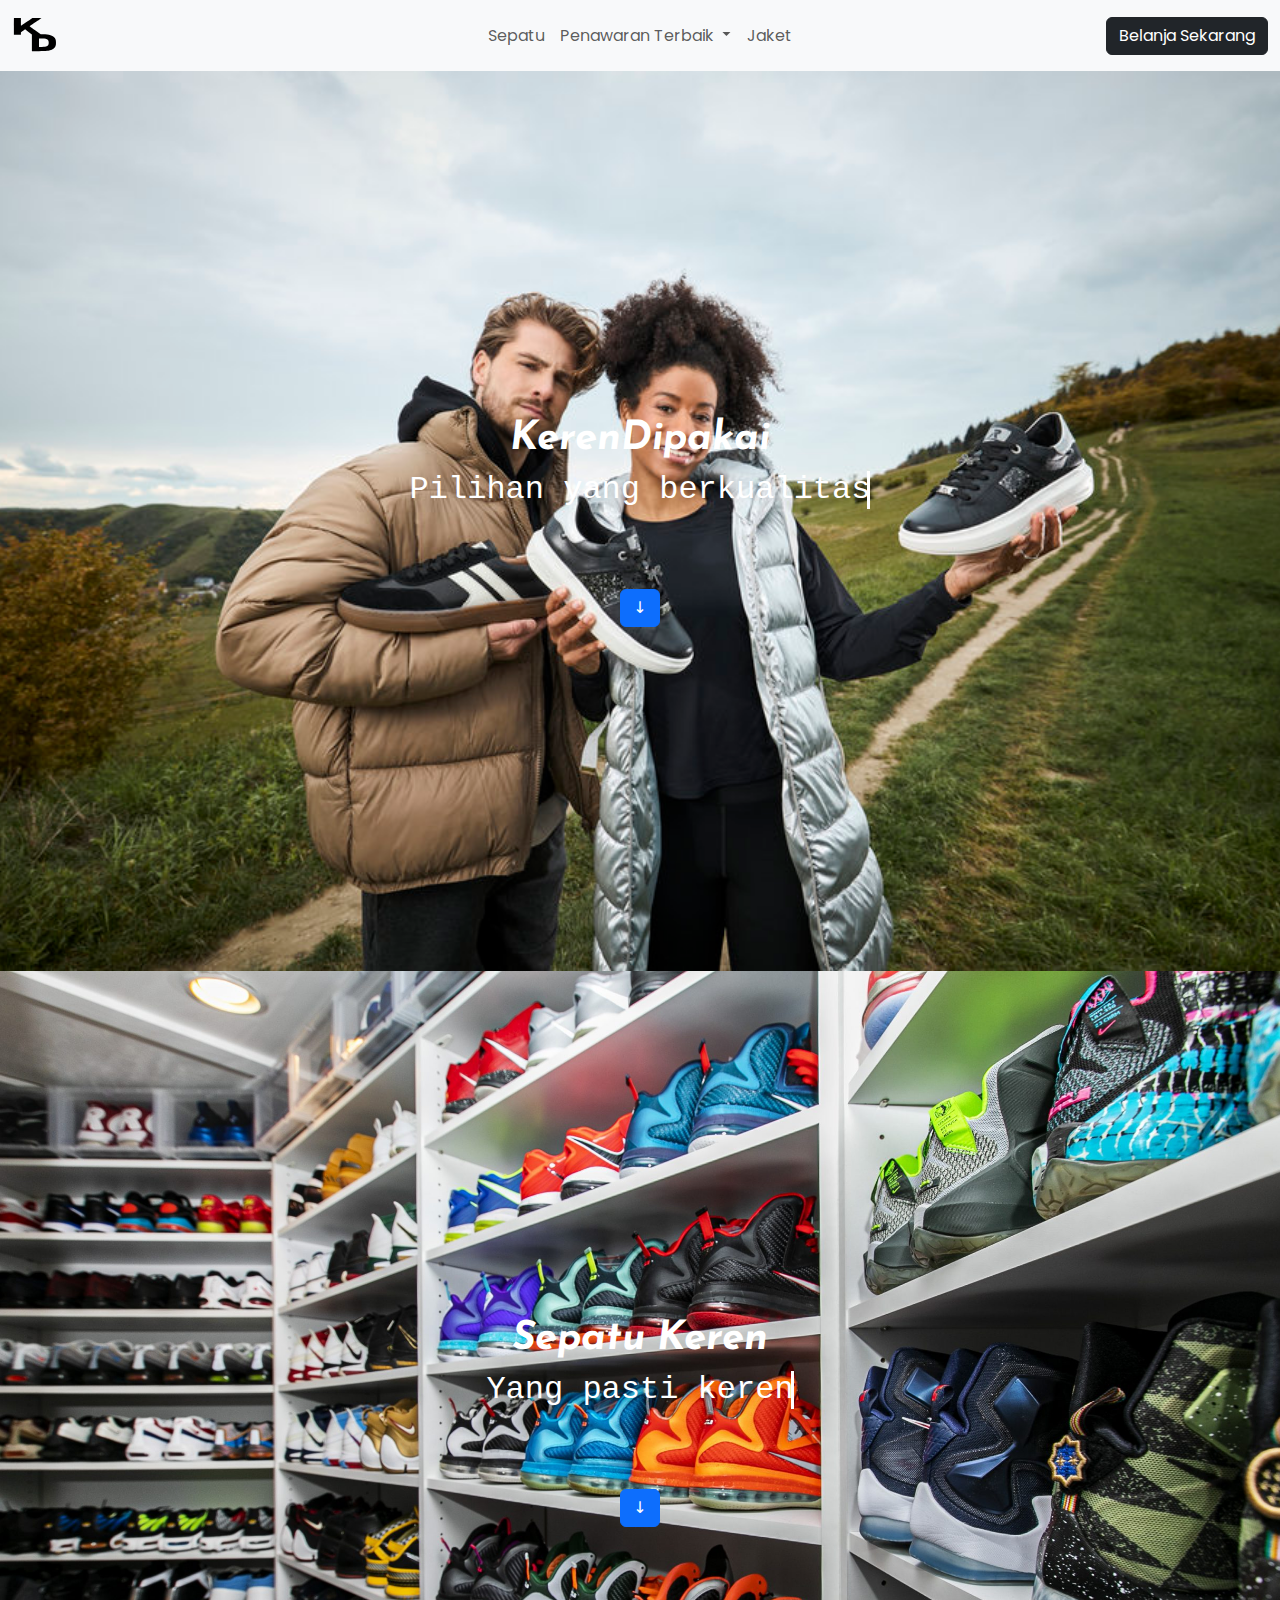
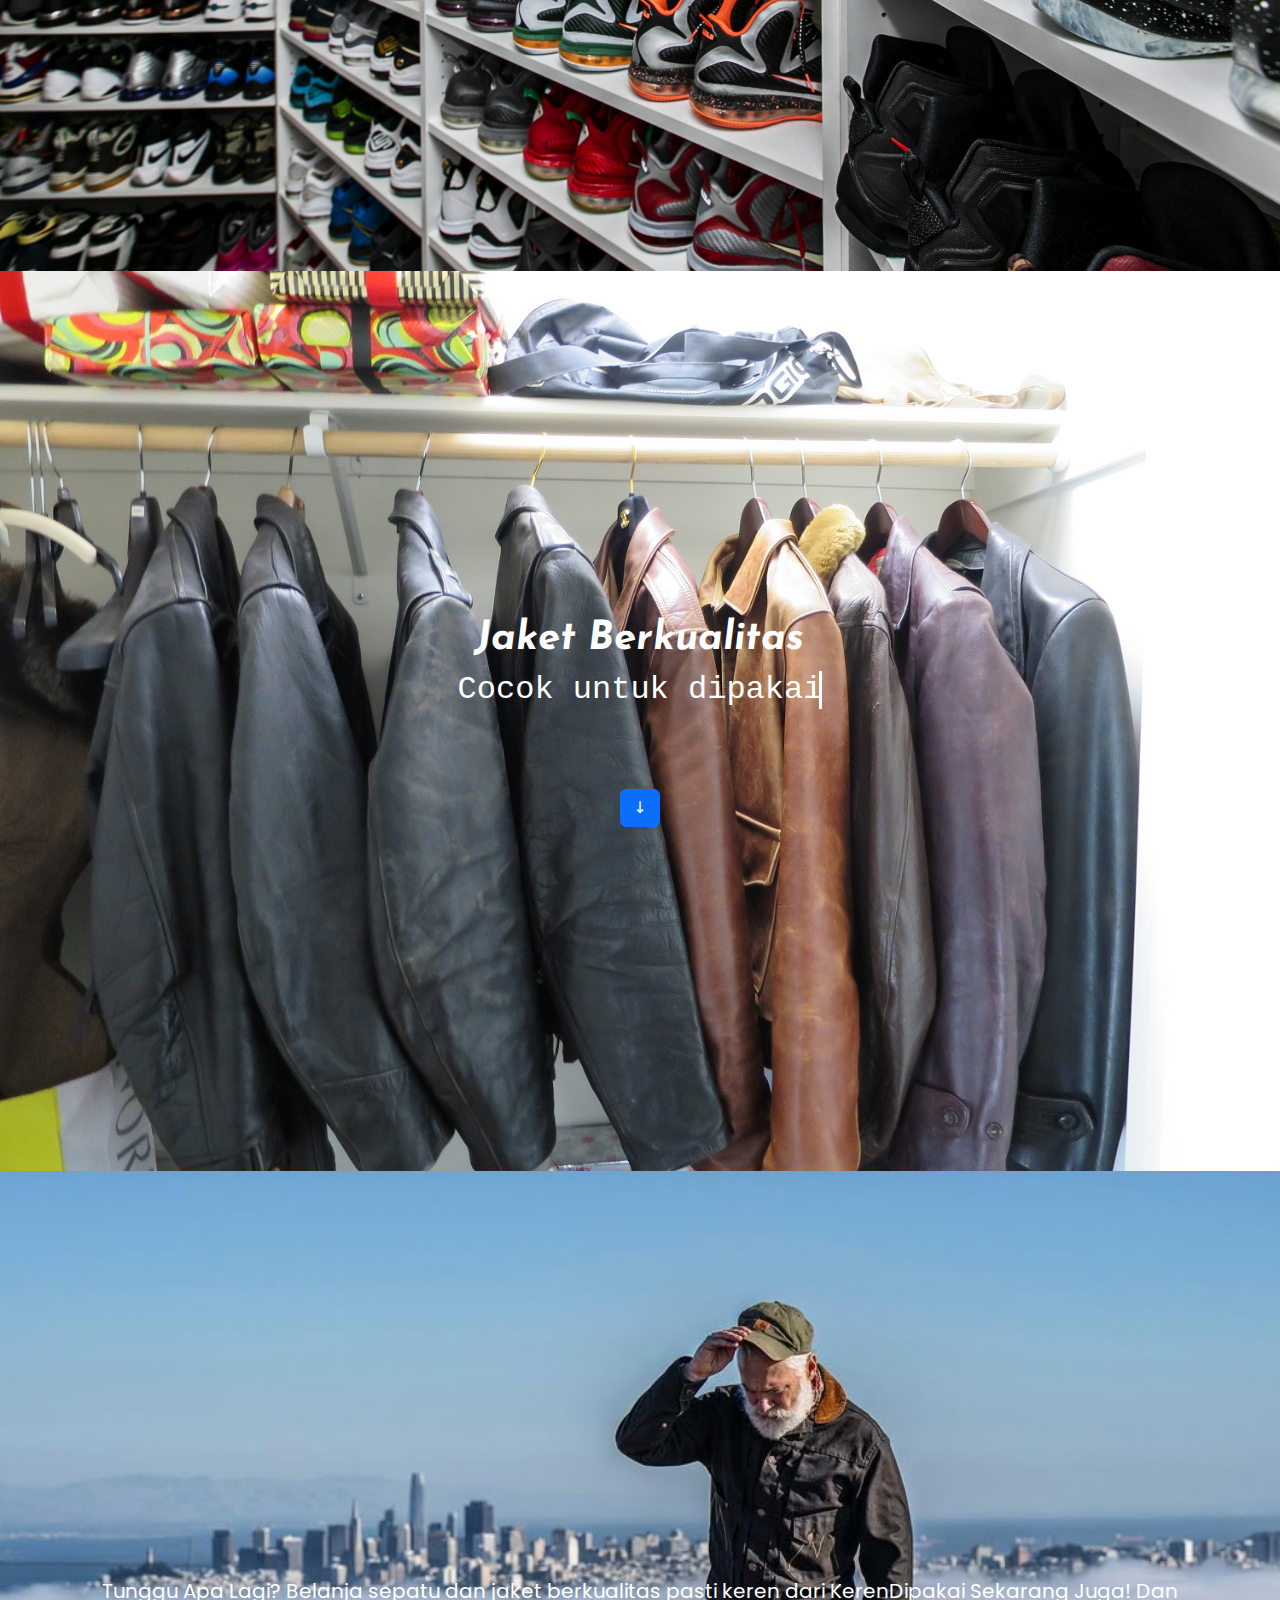
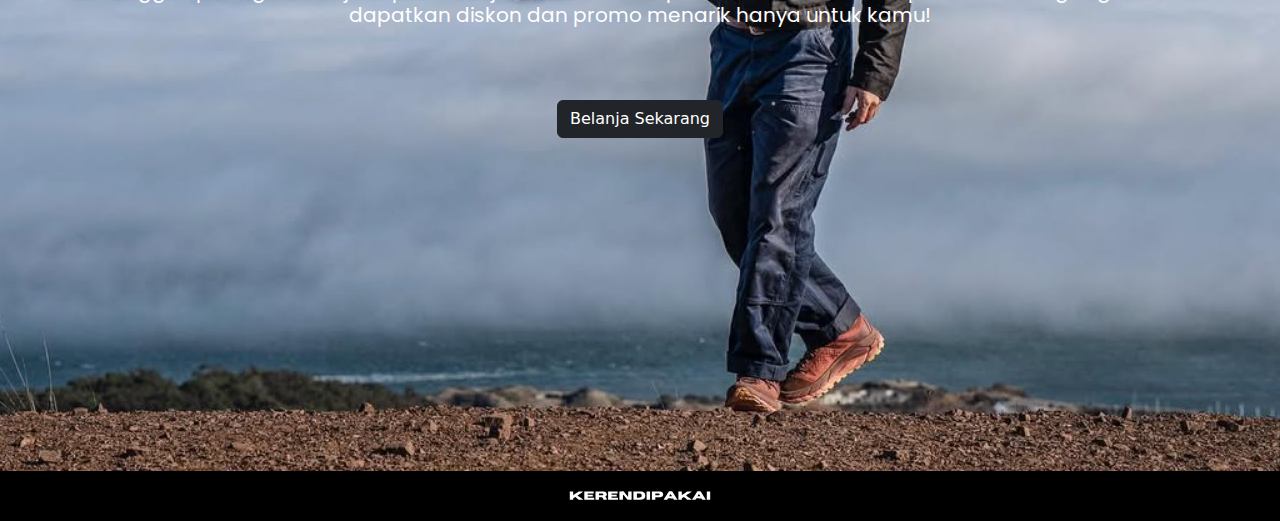
<file: public/index.html>
<!DOCTYPE html>
<html lang="en">
<head>
    <meta charset="UTF-8">
    <meta name="viewport" content="width=device-width, initial-scale=1.0">
    <title>KerenDipakai</title>
    <link rel="stylesheet" href="style.css">
    <script src="script.js"></script>
    <link href="https://cdn.jsdelivr.net/npm/bootstrap@5.3.3/dist/css/bootstrap.min.css" rel="stylesheet" integrity="sha384-QWTKZyjpPEjISv5WaRU9OFeRpok6YctnYmDr5pNlyT2bRjXh0JMhjY6hW+ALEwIH" crossorigin="anonymous">
    <script src="https://cdn.jsdelivr.net/npm/bootstrap@5.3.3/dist/js/bootstrap.bundle.min.js" integrity="sha384-YvpcrYf0tY3lHB60NNkmXc5s9fDVZLESaAA55NDzOxhy9GkcIdslK1eN7N6jIeHz" crossorigin="anonymous"></script>

    <!--font coy-->
    <link rel="preconnect" href="https://fonts.googleapis.com">
    <link rel="preconnect" href="https://fonts.gstatic.com" crossorigin>
    <link href="https://fonts.googleapis.com/css2?family=Josefin+Sans:ital,wght@1,700&family=Manrope&family=Poppins&display=swap" rel="stylesheet">

    <!--logo coy-->
    <link rel="icon" type="image/x-icon" href="assets/icon.svg">


</head>
<body>
   <!--navbar coy-->
   <nav class="navbar navbar-expand-lg bg-body-tertiary poppins-regular">
    <div class="container-fluid">
        <a class="navbar-brand" href="index.html">
            <img src="assets/logo.svg" alt="KerenDipakai" width="45" height="45">
          </a>
      <button class="navbar-toggler" type="button" data-bs-toggle="collapse" data-bs-target="#navbarSupportedContent" aria-controls="navbarSupportedContent" aria-expanded="false" aria-label="Toggle navigation">
        <span class="navbar-toggler-icon"></span>
      </button>
      <div class="collapse navbar-collapse position-absolute top-50 start-50 translate-middle" id="navbarSupportedContent">
        <ul class="navbar-nav me-auto mb-2 mb-lg-0">
          <li class="nav-item">
            <a class="nav-link" href="sepatu.html">Sepatu</a>
          </li>
          <li class="nav-item dropdown">
            <a class="nav-link dropdown-toggle" href="#" role="button" data-bs-toggle="dropdown" aria-expanded="false">
              Penawaran Terbaik
            </a>
            <ul class="dropdown-menu">
              <li><a class="dropdown-item" href="catalog.html">Belanja</a></li>
              <li><a class="dropdown-item" href="kontak.html">Kontak Kami</a></li>
              <li><a class="dropdown-item" href="about.html">Tentang Kami</a></li>
            </ul>
            <li class="nav-item">
                <a class="nav-link" href="jaket.html">Jaket</a>
              </li>
          </li>
        </ul>
      </div>
      <div class>
        <a href="catalog.html" class="btn btn-dark">Belanja Sekarang</a>
      </div>
    </div>
  </nav>

      <!--isi-->
      <div id="atas" class="wrapper bg">
        <header class="center">
            <h1 class="josefin-sans" style="color: white;">KerenDipakai</h1>
            <h3 class="typed24 poppins-regular" style="color: white;">Pilihan yang berkualitas</h3><br><br><br>
            <a href="#sepatu" class="btn btn-primary">↓</a>
        </header>
      </div>
      <div id="sepatu" class="wrapper bg2">
        <header class="center">
            <h1 class="josefin-sans" style="color: white;">Sepatu Keren</h1>
            <h3 class="typed15 poppins-regular" style="color: white;">Yang pasti keren</h3><br><br><br>
            <a href="#jaket" class="btn btn-primary">↓</a>
        </header>
      </div>
      <div id="jaket" class="wrapper bg3">
        <header class="center">
          <h1 class="josefin-sans" style="color: white;">Jaket Berkualitas</h1>
          <h3 class="typed19 poppins-regular" style="color: white;">Cocok untuk dipakai</h3><br><br><br>
          <a href="#end" class="btn btn-primary">↓</a>
        </header>
      </div>
      <div id="end" class="wrapper bg4">
        <header class="center">
            <h1 style="color: white;" class="poppins-regular diskon">
                Tunggu Apa Lagi? Belanja sepatu dan jaket berkualitas pasti keren dari KerenDipakai Sekarang Juga!
                Dan dapatkan diskon dan promo menarik hanya untuk kamu!
            </h1><br><br>
            <a href="catalog.html" class="btn btn-dark">Belanja Sekarang</a>
        </header>
      </div>
      <!--bottombar njir-->
      <div class="footer">
        <a class="logo" href="index.html">
          <img src="assets/Kerendipakai.svg" alt="KerenDipakai" width="150" height="50">
        </a>
      </div>
</body>
</html>
</file>
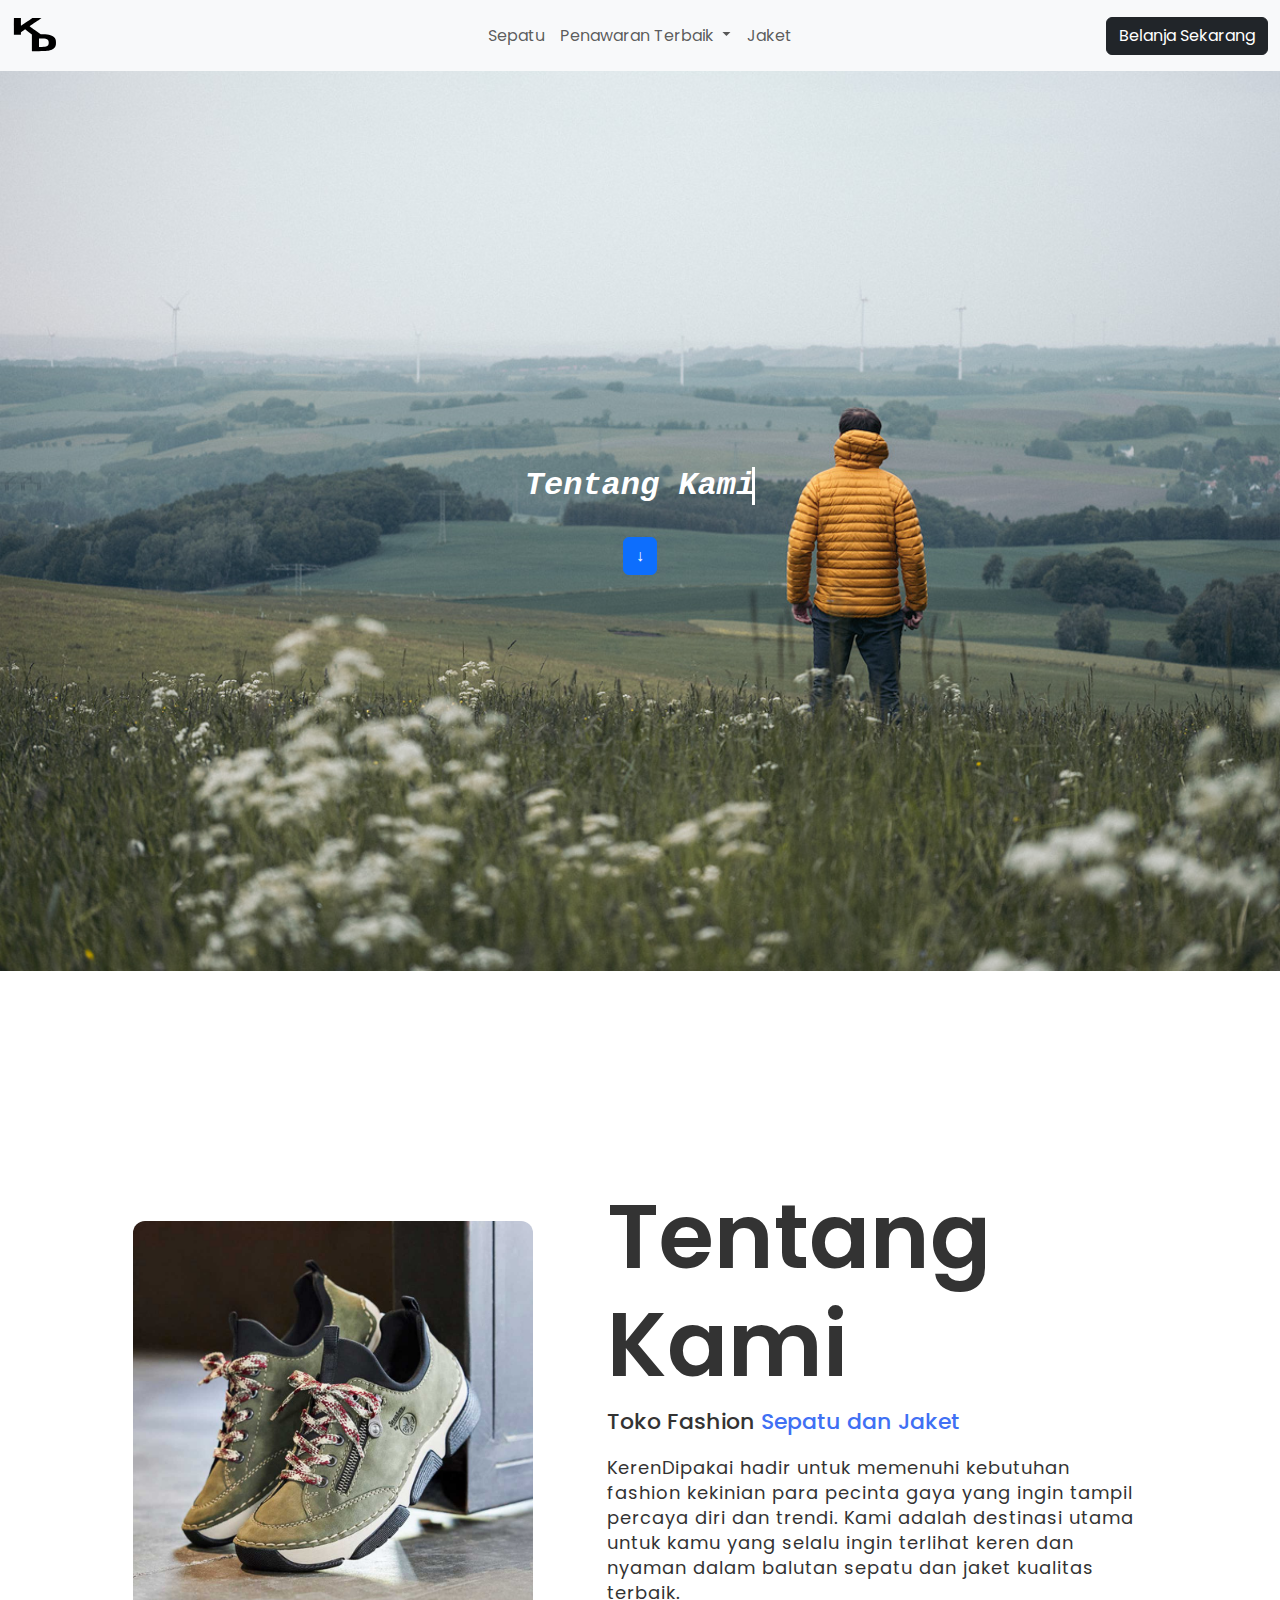
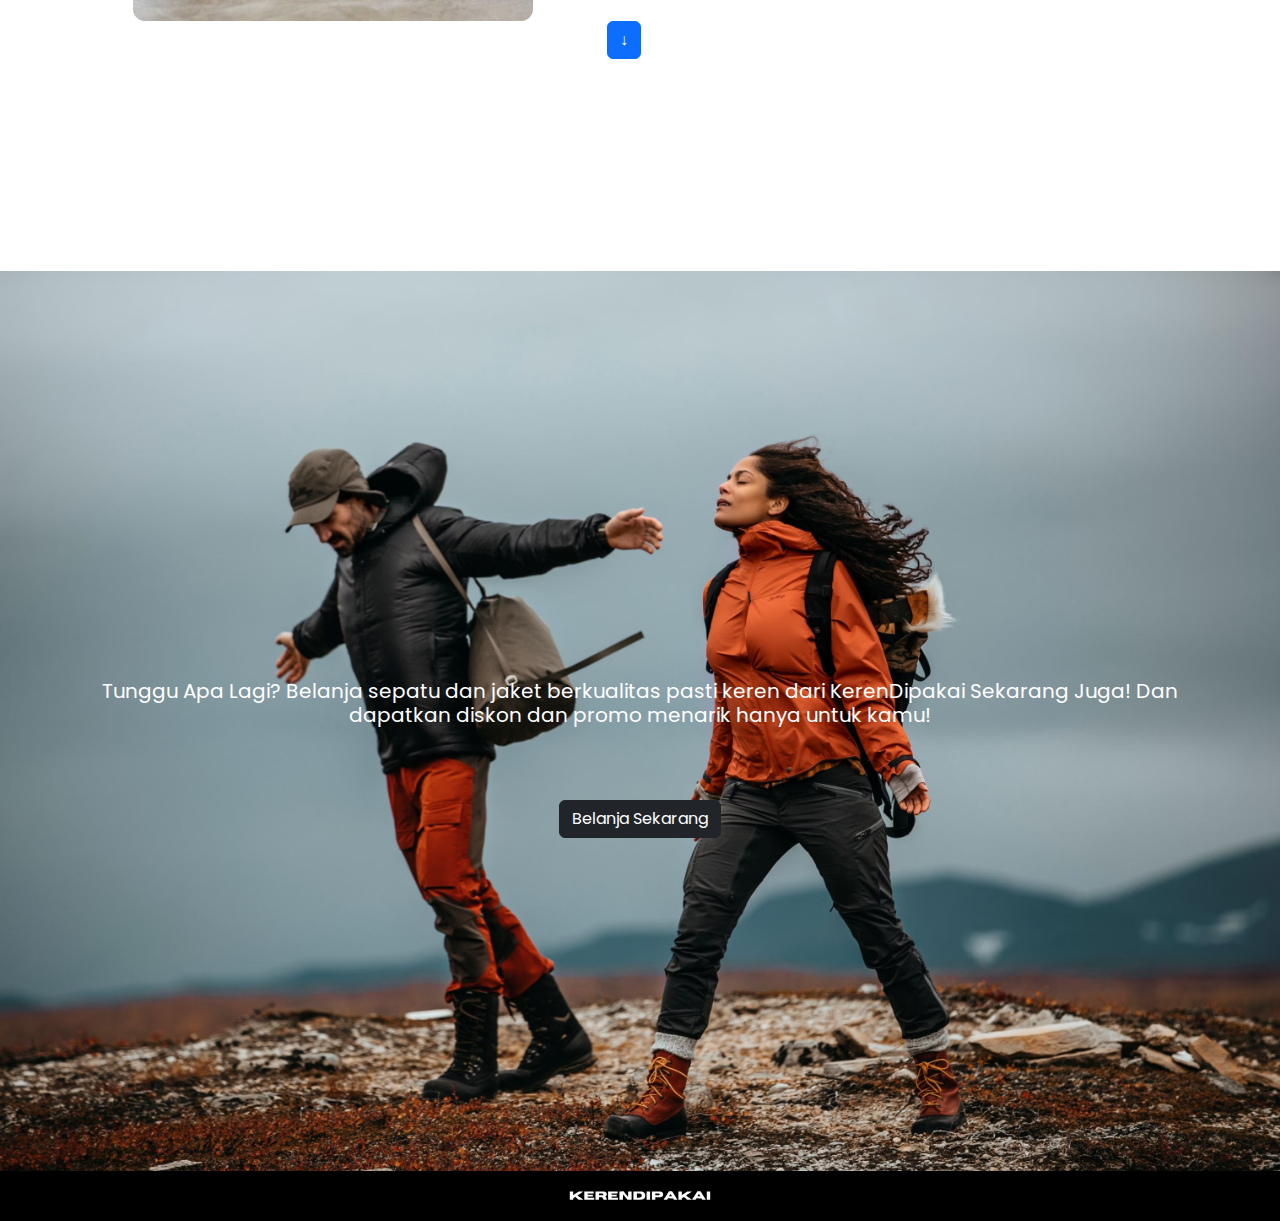
<file: about.html>
<!DOCTYPE html>
<html lang="en">
<head>
    <meta charset="UTF-8">
    <meta name="viewport" content="width=device-width, initial-scale=1.0">
    <title>KerenDipakai</title>
    <link rel="stylesheet" href="style-abt.css">
    <script src="script.js"></script>
    <link href="https://cdn.jsdelivr.net/npm/bootstrap@5.3.3/dist/css/bootstrap.min.css" rel="stylesheet" integrity="sha384-QWTKZyjpPEjISv5WaRU9OFeRpok6YctnYmDr5pNlyT2bRjXh0JMhjY6hW+ALEwIH" crossorigin="anonymous">
    <script src="https://cdn.jsdelivr.net/npm/bootstrap@5.3.3/dist/js/bootstrap.bundle.min.js" integrity="sha384-YvpcrYf0tY3lHB60NNkmXc5s9fDVZLESaAA55NDzOxhy9GkcIdslK1eN7N6jIeHz" crossorigin="anonymous"></script>

    <!--font coy-->
    <link rel="preconnect" href="https://fonts.googleapis.com">
    <link rel="preconnect" href="https://fonts.gstatic.com" crossorigin>
    <link rel="preconnect" href="https://fonts.googleapis.com">
    <link href="https://fonts.googleapis.com/css2?family=Funnel+Display:wght@300..800&display=swap" rel="stylesheet">
    <link href="https://fonts.googleapis.com/css2?family=Josefin+Sans:ital,wght@1,700&family=Manrope&family=Poppins&display=swap" rel="stylesheet">

    <!--logo coy-->
    <link rel="icon" type="image/x-icon" href="assets/icon.svg">


</head>
<body>
   <!--navbar coy-->
   <nav class="navbar navbar-expand-lg bg-body-tertiary poppins-regular">
    <div class="container-fluid">
        <a class="navbar-brand" href="index.html">
            <img src="assets/logo.svg" alt="KerenDipakai" width="45" height="45">
          </a>
      <button class="navbar-toggler" type="button" data-bs-toggle="collapse" data-bs-target="#navbarSupportedContent" aria-controls="navbarSupportedContent" aria-expanded="false" aria-label="Toggle navigation">
        <span class="navbar-toggler-icon"></span>
      </button>
      <div class="collapse navbar-collapse position-absolute top-50 start-50 translate-middle" id="navbarSupportedContent">
        <ul class="navbar-nav me-auto mb-2 mb-lg-0">
          <li class="nav-item">
            <a class="nav-link" href="sepatu.html">Sepatu</a>
          </li>
          <li class="nav-item dropdown">
            <a class="nav-link dropdown-toggle" href="#" role="button" data-bs-toggle="dropdown" aria-expanded="false">
              Penawaran Terbaik
            </a>
            <ul class="dropdown-menu">
              <li><a class="dropdown-item" href="catalog.html">Belanja</a></li>
              <li><a class="dropdown-item" href="kontak.html">Kontak Kami</a></li>
              <li><a class="dropdown-item" href="about.html">Tentang Kami</a></li>
            </ul>
            <li class="nav-item">
                <a class="nav-link" href="jaket.html">Jaket</a>
              </li>
          </li>
        </ul>
      </div>
      <div class>
        <a href="catalog.html" class="btn btn-dark">Belanja Sekarang</a>
      </div>
    </div>
  </nav>

      <!--isi-->
      <div id="atas" class="wrapper bg">
        <header class="center">
            <h1 class="josefin-sans typed12" style="color: white;">Tentang Kami</h1><br>
            <a href="#about" class="btn btn-primary">↓</a>
        </header>
      </div>
      <!--Tentang kami-->
      <section id="about" class="about-us">
        <div class="about">
          <img src="assets/about/sepatu.jpg" class="pic" />
          <div class="text">
            <h2>Tentang Kami</h2>
            <h5>Toko Fashion <span>Sepatu dan Jaket</span></h5>
            <p>KerenDipakai hadir untuk memenuhi kebutuhan fashion kekinian para pecinta gaya yang ingin tampil percaya diri dan trendi. Kami adalah destinasi utama untuk kamu yang selalu ingin terlihat keren dan nyaman dalam balutan sepatu dan jaket kualitas terbaik. </p>
            <a href="#end" class="btn btn-primary">↓</a>
          </div>
        </div>
      </section>
      <div id="end" class="wrapper bg2">
        <header class="center">
            <h1 style="color: white;" class="poppins-regular diskon">
                Tunggu Apa Lagi? Belanja sepatu dan jaket berkualitas pasti keren dari KerenDipakai Sekarang Juga!
                Dan dapatkan diskon dan promo menarik hanya untuk kamu!
            </h1><br><br>
            <a href="catalog.html" class="btn btn-dark">Belanja Sekarang</a>
        </header>
      </div>
      <!--Team-->

      <!--bottombar njir-->
      <div class="footer">
        <a class="logo" href="index.html">
          <img src="assets/Kerendipakai.svg" alt="KerenDipakai" width="150" height="50">
        </a>
      </div>
</body>
</html>
</file>
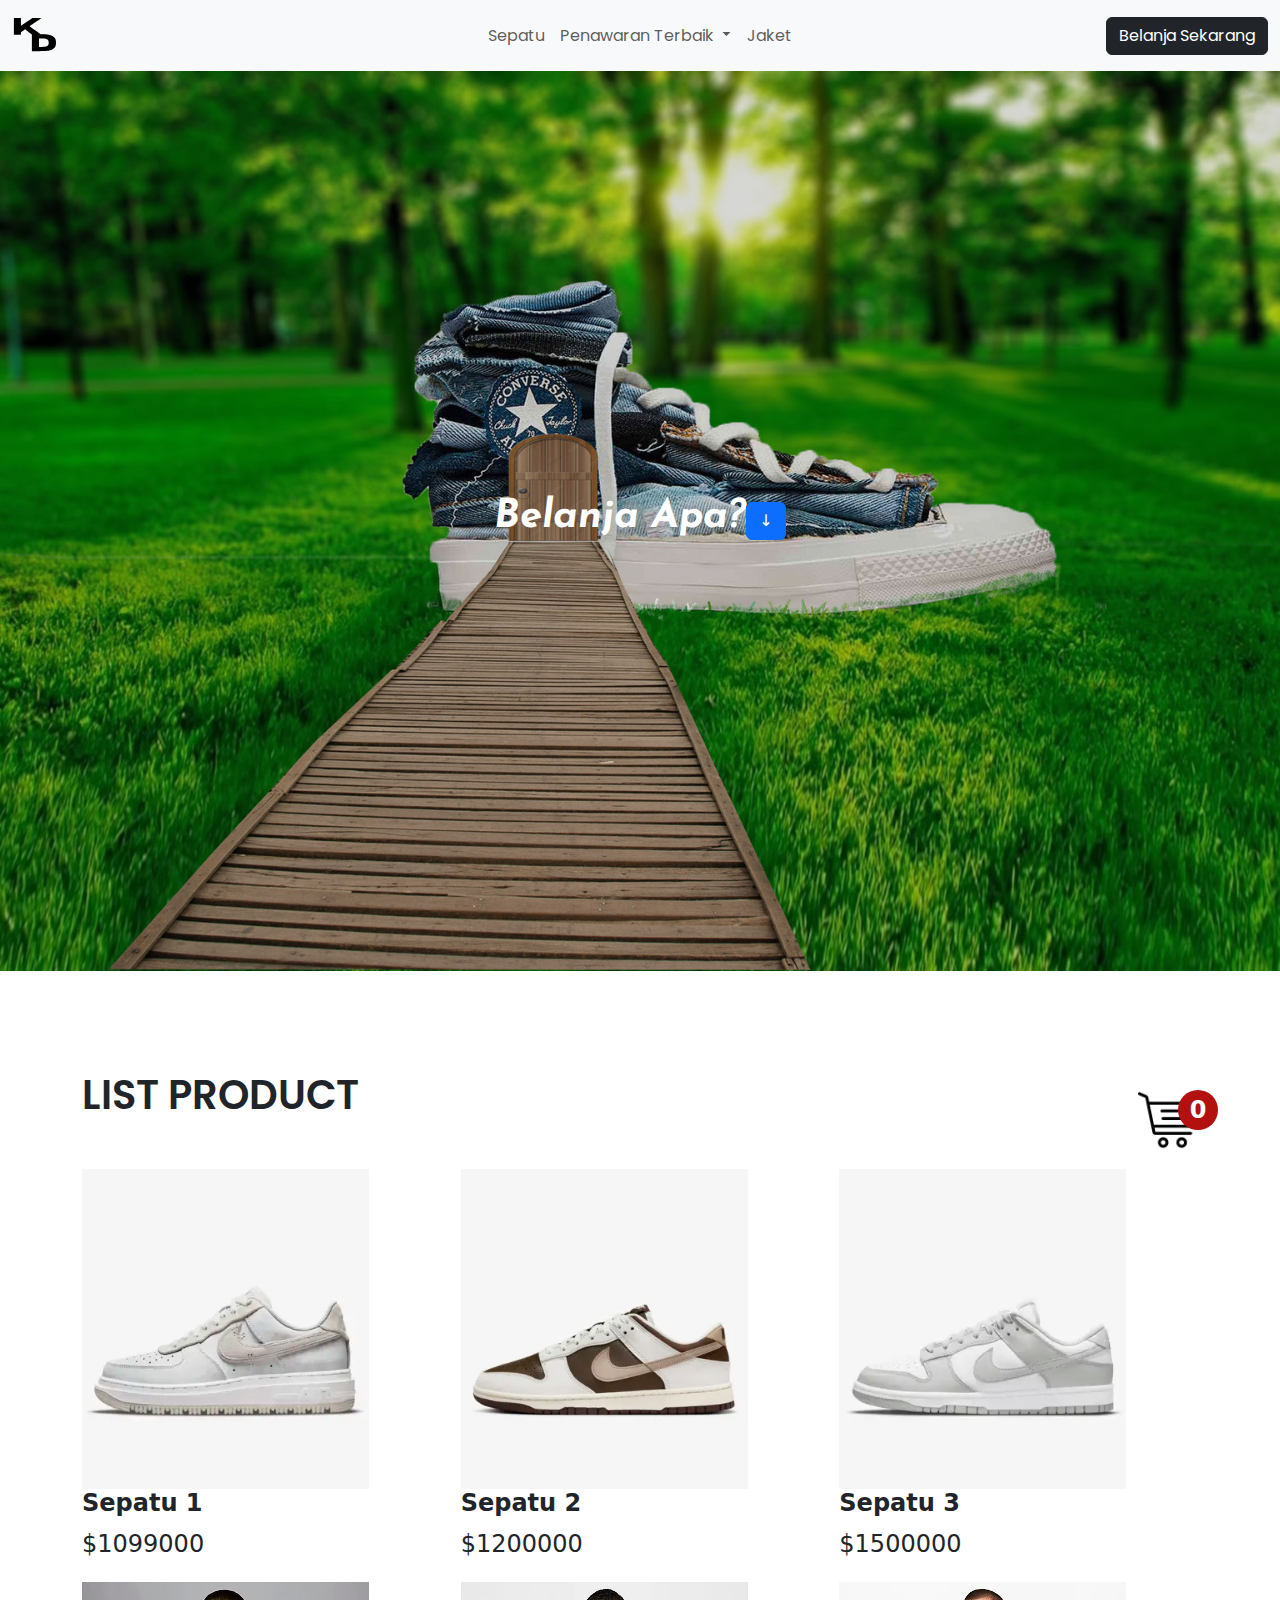
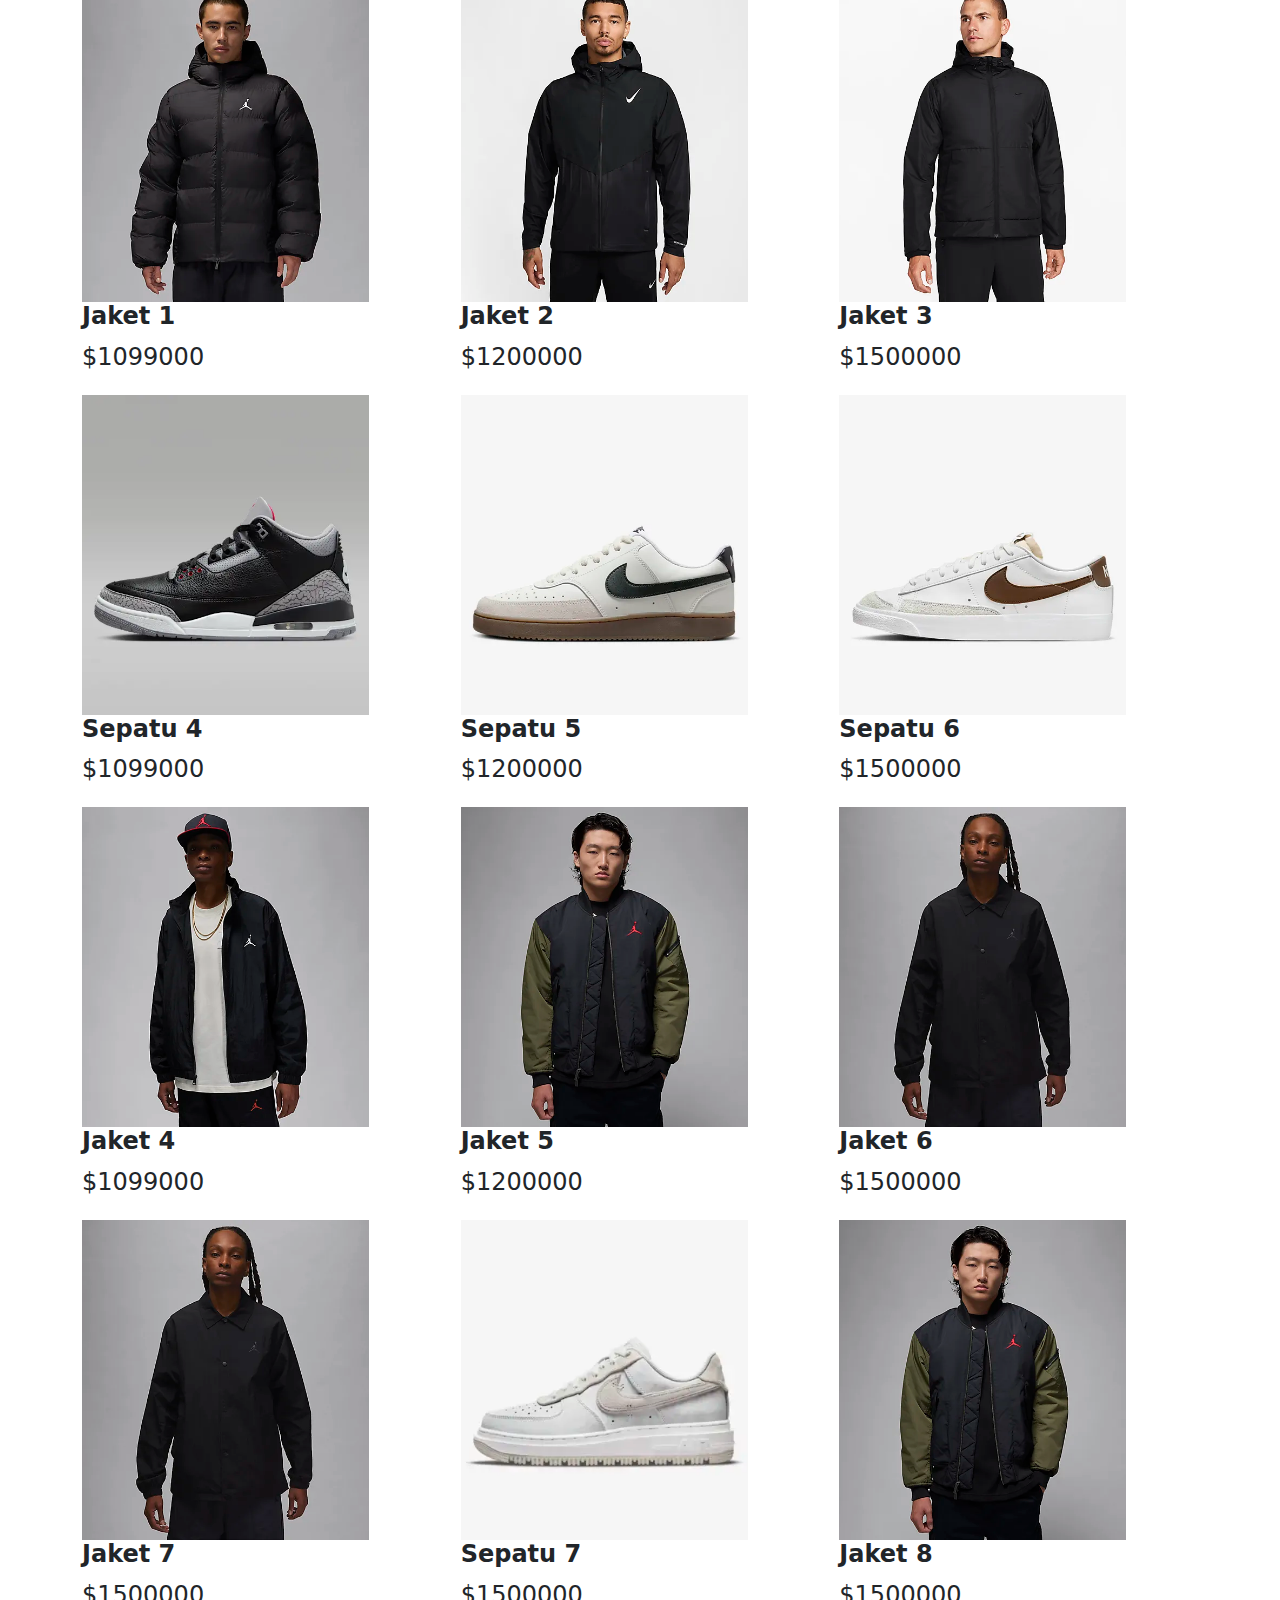
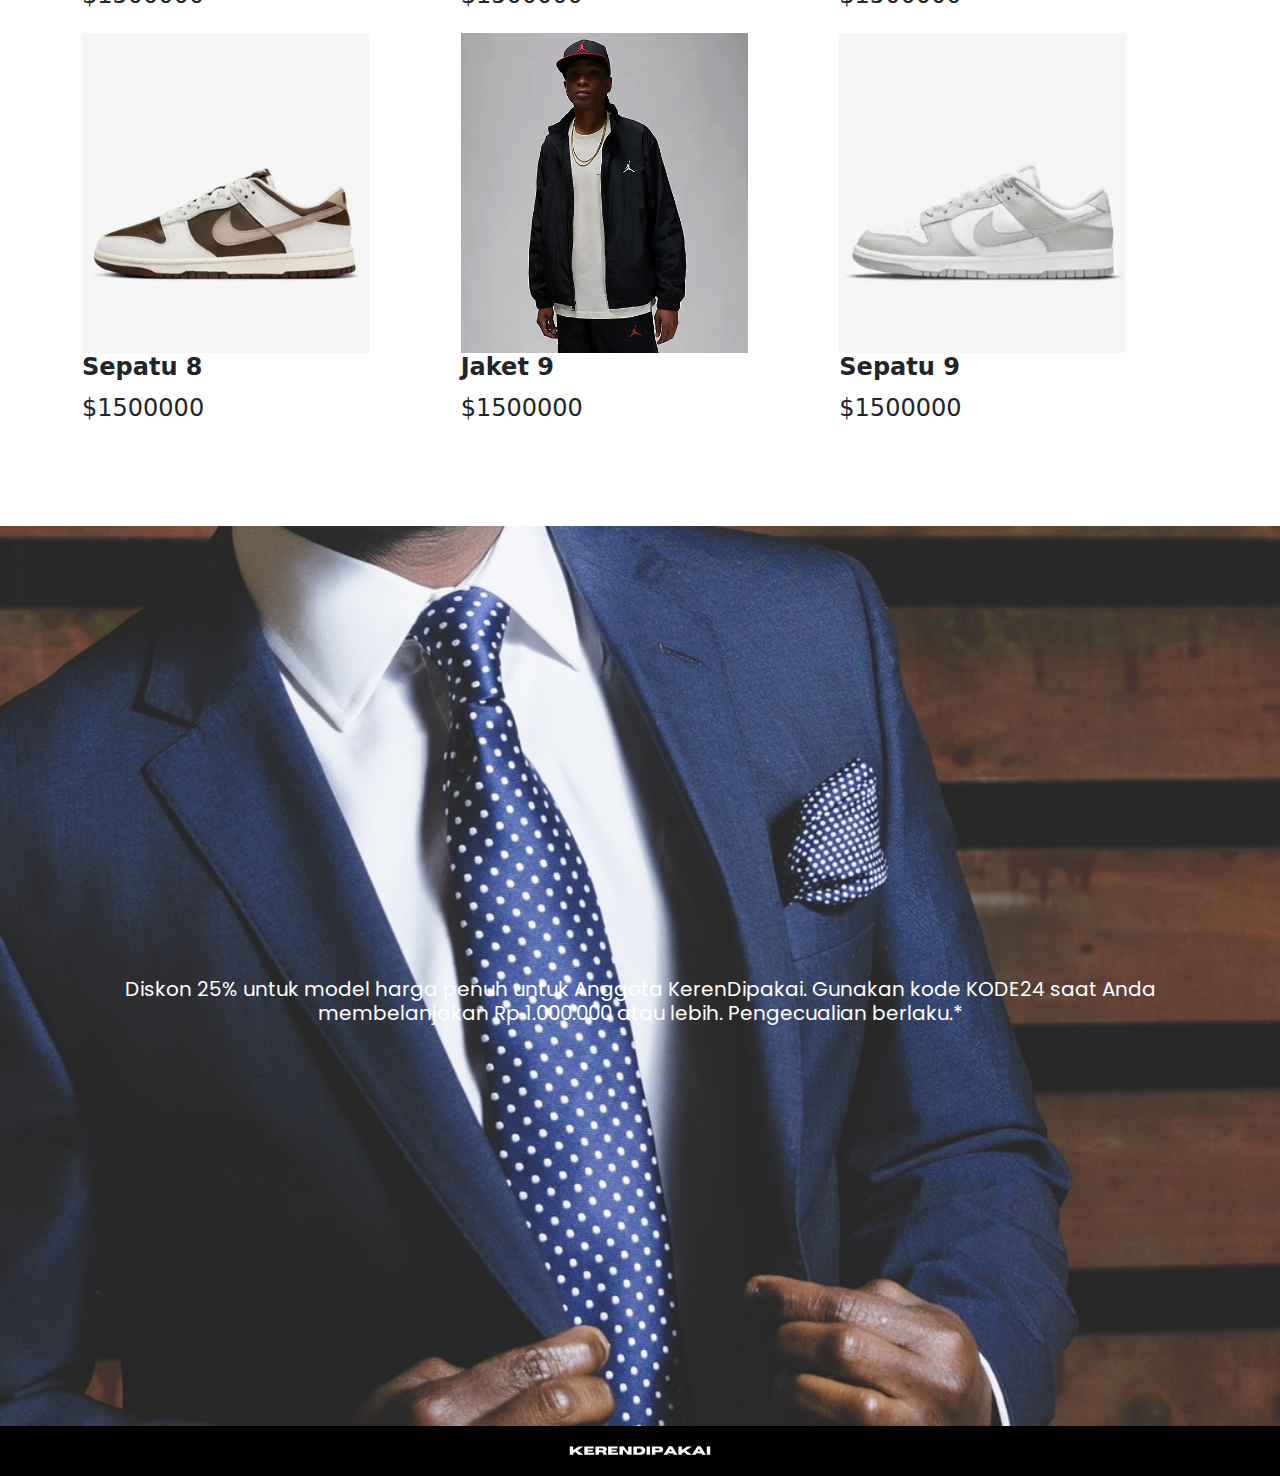
<file: catalog.html>
<!DOCTYPE html>
<html lang="en">
<head>
    <meta charset="UTF-8">
    <meta name="viewport" content="width=device-width, initial-scale=1.0">
    <title>KerenDipakai</title>
    <link rel="stylesheet" href="style-ctl.css">
    <script src="script.js"></script>
    <link href="https://cdn.jsdelivr.net/npm/bootstrap@5.3.3/dist/css/bootstrap.min.css" rel="stylesheet" integrity="sha384-QWTKZyjpPEjISv5WaRU9OFeRpok6YctnYmDr5pNlyT2bRjXh0JMhjY6hW+ALEwIH" crossorigin="anonymous">
    <script src="https://cdn.jsdelivr.net/npm/bootstrap@5.3.3/dist/js/bootstrap.bundle.min.js" integrity="sha384-YvpcrYf0tY3lHB60NNkmXc5s9fDVZLESaAA55NDzOxhy9GkcIdslK1eN7N6jIeHz" crossorigin="anonymous"></script>

    <!--font coy-->
    <link rel="preconnect" href="https://fonts.googleapis.com">
    <link rel="preconnect" href="https://fonts.gstatic.com" crossorigin>
    <link href="https://fonts.googleapis.com/css2?family=Josefin+Sans:ital,wght@1,700&family=Manrope&family=Poppins&display=swap" rel="stylesheet">

    <!--logo coy-->
    <link rel="icon" type="image/x-icon" href="assets/icon.svg">


</head>
<body>
   <!--navbar coy-->
    <nav class="navbar navbar-expand-lg bg-body-tertiary poppins-regular">
        <div class="container-fluid">
            <a class="navbar-brand" href="index.html">
                <img src="assets/logo.svg" alt="KerenDipakai" width="45" height="45">
              </a>
          <button class="navbar-toggler" type="button" data-bs-toggle="collapse" data-bs-target="#navbarSupportedContent" aria-controls="navbarSupportedContent" aria-expanded="false" aria-label="Toggle navigation">
            <span class="navbar-toggler-icon"></span>
          </button>
          <div class="collapse navbar-collapse position-absolute top-50 start-50 translate-middle" id="navbarSupportedContent">
            <ul class="navbar-nav me-auto mb-2 mb-lg-0">
              <li class="nav-item">
                <a class="nav-link" href="sepatu.html">Sepatu</a>
              </li>
              <li class="nav-item dropdown">
                <a class="nav-link dropdown-toggle" href="#" role="button" data-bs-toggle="dropdown" aria-expanded="false">
                  Penawaran Terbaik
                </a>
                <ul class="dropdown-menu">
                  <li><a class="dropdown-item" href="catalog.html">Belanja</a></li>
                  <li><a class="dropdown-item" href="kontak.html">Kontak Kami</a></li>
                  <li><a class="dropdown-item" href="about.html">Tentang Kami</a></li>
                </ul>
                <li class="nav-item">
                    <a class="nav-link" href="jaket.html">Jaket</a>
                  </li>
              </li>
            </ul>
          </div>
          <div class>
            <a href="catalog.html" class="btn btn-dark">Belanja Sekarang</a>
          </div>
        </div>
      </nav>

      <!--isi-->
      <div id="atas" class="wrapper bg">
        <header class="center">
            <h1 class="josefin-sans typed11" style="color: white;">Belanja Apa?</h1><br>
            <a href="#catalog" class="btn btn-primary">↓</a>
        </header>
      </div>

      <!--catalog-->
      <div id="catalog" class="container">
        <header>
            <h1 style="margin-bottom: 50px;" class="poppins-bold">LIST PRODUCT</h1>
            <div class="iconCart">
                <img src="icon.png">
                <div class="totalQuantity">0</div>
            </div>
        </header>

        <div class="listProduct">

            <div class="item">
                <img src="images/1.webp" alt="">
                <h2>Produk</h2>
                <div class="price">Rp 1.000.000</div>
                <button>Add To Cart</button>
            </div>

        </div>
    </div>

    <div class="cart">
        <h2>
            CART
        </h2>

        <div class="listCart">


            <div class="item">
                <img src="images/1.webp">
                <div class="content">
                    <div class="name">Produk</div>
                    <div class="price">Rp 1.000.000 / 1 produk</div>
                </div>
                <div class="quantity">
                    <button>-</button>
                    <span class="value">3</span>
                    <button>+</button>
                </div>
            </div>


        </div>

        <div class="buttons">
            <div class="close">
                CLOSE
            </div>
            <div class="checkout">
                <a href="checkout.html">CHECKOUT</a>
            </div>
        </div>
    </div>


    <script src="app.js"></script>

        <div class="wrapper2 bg2">
          <header class="center">
              <h1 style="color: white;" class="poppins-regular diskon">
                Diskon 25% untuk model harga penuh untuk Anggota KerenDipakai. 
                Gunakan kode KODE24 saat Anda membelanjakan Rp 1.000.000 atau lebih. Pengecualian berlaku.*
              </h1>
          </header>
        </div>
      <!--bottombar njir-->
      <div class="footer">
        <a class="logo" href="index.html">
          <img src="assets/Kerendipakai.svg" alt="KerenDipakai" width="150" height="50">
        </a>
      </div>
</body>
</html>
</file>
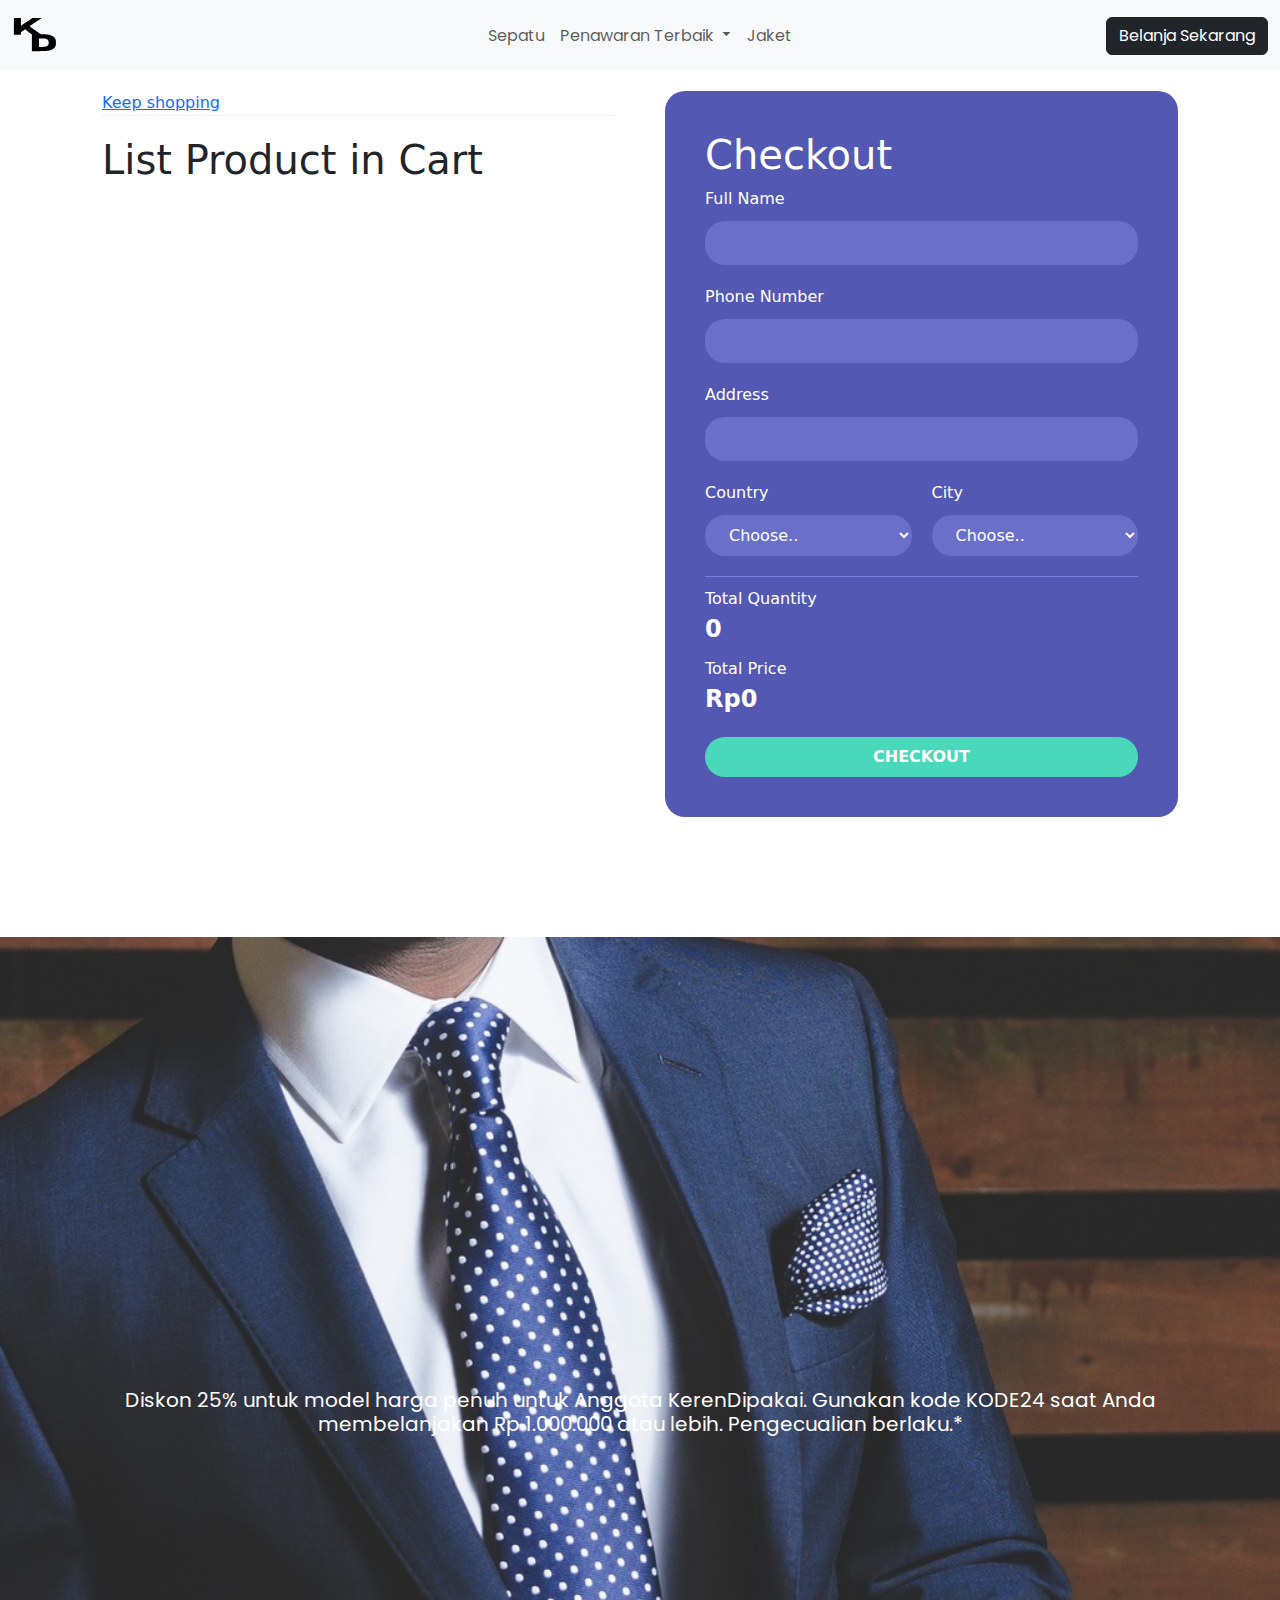
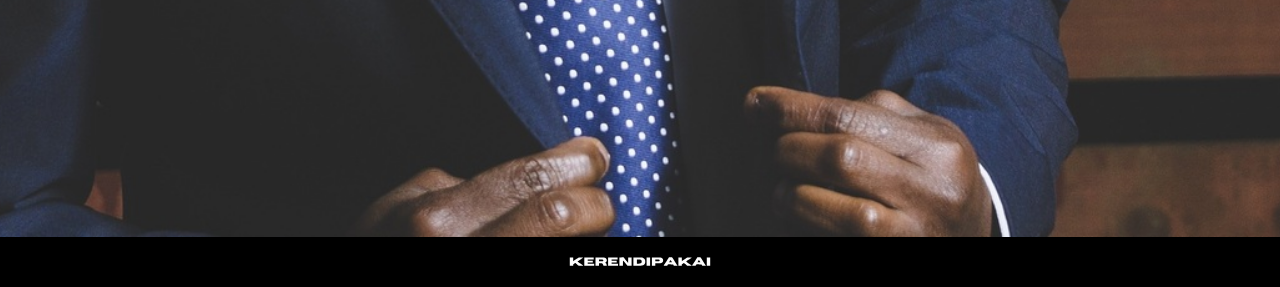
<file: checkout.html>
<!DOCTYPE html>
<html lang="en">
<head>
    <meta charset="UTF-8">
    <meta name="viewport" content="width=device-width, initial-scale=1.0">
    <title>KerenDipakai</title>
    <link rel="stylesheet" href="style-ctl.css">
    <script src="script.js"></script>
    <link href="https://cdn.jsdelivr.net/npm/bootstrap@5.3.3/dist/css/bootstrap.min.css" rel="stylesheet" integrity="sha384-QWTKZyjpPEjISv5WaRU9OFeRpok6YctnYmDr5pNlyT2bRjXh0JMhjY6hW+ALEwIH" crossorigin="anonymous">
    <script src="https://cdn.jsdelivr.net/npm/bootstrap@5.3.3/dist/js/bootstrap.bundle.min.js" integrity="sha384-YvpcrYf0tY3lHB60NNkmXc5s9fDVZLESaAA55NDzOxhy9GkcIdslK1eN7N6jIeHz" crossorigin="anonymous"></script>

    <!--font coy-->
    <link rel="preconnect" href="https://fonts.googleapis.com">
    <link rel="preconnect" href="https://fonts.gstatic.com" crossorigin>
    <link href="https://fonts.googleapis.com/css2?family=Josefin+Sans:ital,wght@1,700&family=Manrope&family=Poppins&display=swap" rel="stylesheet">

    <!--logo coy-->
    <link rel="icon" type="image/x-icon" href="assets/icon.svg">

    <!--navbar coy-->
    <nav class="navbar navbar-expand-lg bg-body-tertiary poppins-regular">
        <div class="container-fluid">
            <a class="navbar-brand" href="index.html">
                <img src="assets/logo.svg" alt="KerenDipakai" width="45" height="45">
              </a>
          <button class="navbar-toggler" type="button" data-bs-toggle="collapse" data-bs-target="#navbarSupportedContent" aria-controls="navbarSupportedContent" aria-expanded="false" aria-label="Toggle navigation">
            <span class="navbar-toggler-icon"></span>
          </button>
          <div class="collapse navbar-collapse position-absolute top-50 start-50 translate-middle" id="navbarSupportedContent">
            <ul class="navbar-nav me-auto mb-2 mb-lg-0">
              <li class="nav-item">
                <a class="nav-link" href="sepatu.html">Sepatu</a>
              </li>
              <li class="nav-item dropdown">
                <a class="nav-link dropdown-toggle" href="#" role="button" data-bs-toggle="dropdown" aria-expanded="false">
                  Penawaran Terbaik
                </a>
                <ul class="dropdown-menu">
                  <li><a class="dropdown-item" href="catalog.html">Belanja</a></li>
                  <li><a class="dropdown-item" href="kontak.html">Kontak Kami</a></li>
                  <li><a class="dropdown-item" href="about.html">Tentang Kami</a></li>
                </ul>
                <li class="nav-item">
                    <a class="nav-link" href="jaket.html">Jaket</a>
                  </li>
              </li>
            </ul>
          </div>
          <div class>
            <a href="catalog.html" class="btn btn-dark">Belanja Sekarang</a>
          </div>
        </div>
      </nav>
    
<div class="container">
    <div class="checkoutLayout">

        
        <div class="returnCart">
            <a href="/">Keep shopping</a>
            <h1>List Product in Cart</h1>
            <div class="list">

                <div class="item">
                    <img src="images/1.webp">
                    <div class="info">
                        <div class="name">PRODUCT 1</div>
                        <div class="price">$22/1 product</div>
                    </div>
                    <div class="quantity">5</div>
                    <div class="returnPrice">$433.3</div>
                </div>

            </div>
        </div>


        <div class="right">
            <h1>Checkout</h1>

            <div class="form">
                <div class="group">
                    <label for="name">Full Name</label>
                    <input type="text" name="name" id="name">
                </div>
    
                <div class="group">
                    <label for="phone">Phone Number</label>
                    <input type="text" name="phone" id="phone">
                </div>
    
                <div class="group">
                    <label for="address">Address</label>
                    <input type="text" name="address" id="address">
                </div>
    
                <div class="group">
                    <label for="country">Country</label>
                    <select name="country" id="country">
                        <option value="">Choose..</option>
                        <option value="">Kingdom</option>
                    </select>
                </div>
    
                <div class="group">
                    <label for="city">City</label>
                    <select name="city" id="city">
                        <option value="">Choose..</option>
                        <option value="">London</option>
                    </select>
                </div>
            </div>
            <div class="return">
                <div class="row">
                    <div>Total Quantity</div>
                    <div class="totalQuantity">70</div>
                </div>
                <div class="row">
                    <div>Total Price</div>
                    <div class="totalPrice">Rp 900</div>
                </div>
            </div>
            <button class="buttonCheckout">CHECKOUT</button>
            </div>
    </div>
</div>


<script src="checkout.js"></script>

<div class="wrapper2 bg2">
    <header class="center">
        <h1 style="color: white;" class="poppins-regular diskon">
          Diskon 25% untuk model harga penuh untuk Anggota KerenDipakai. 
          Gunakan kode KODE24 saat Anda membelanjakan Rp 1.000.000 atau lebih. Pengecualian berlaku.*
        </h1>
    </header>
  </div>
<!--bottombar njir-->
<div class="footer">
  <a class="logo" href="index.html">
    <img src="assets/Kerendipakai.svg" alt="KerenDipakai" width="150" height="50">
  </a>
</div>

</body>
</html>
</file>
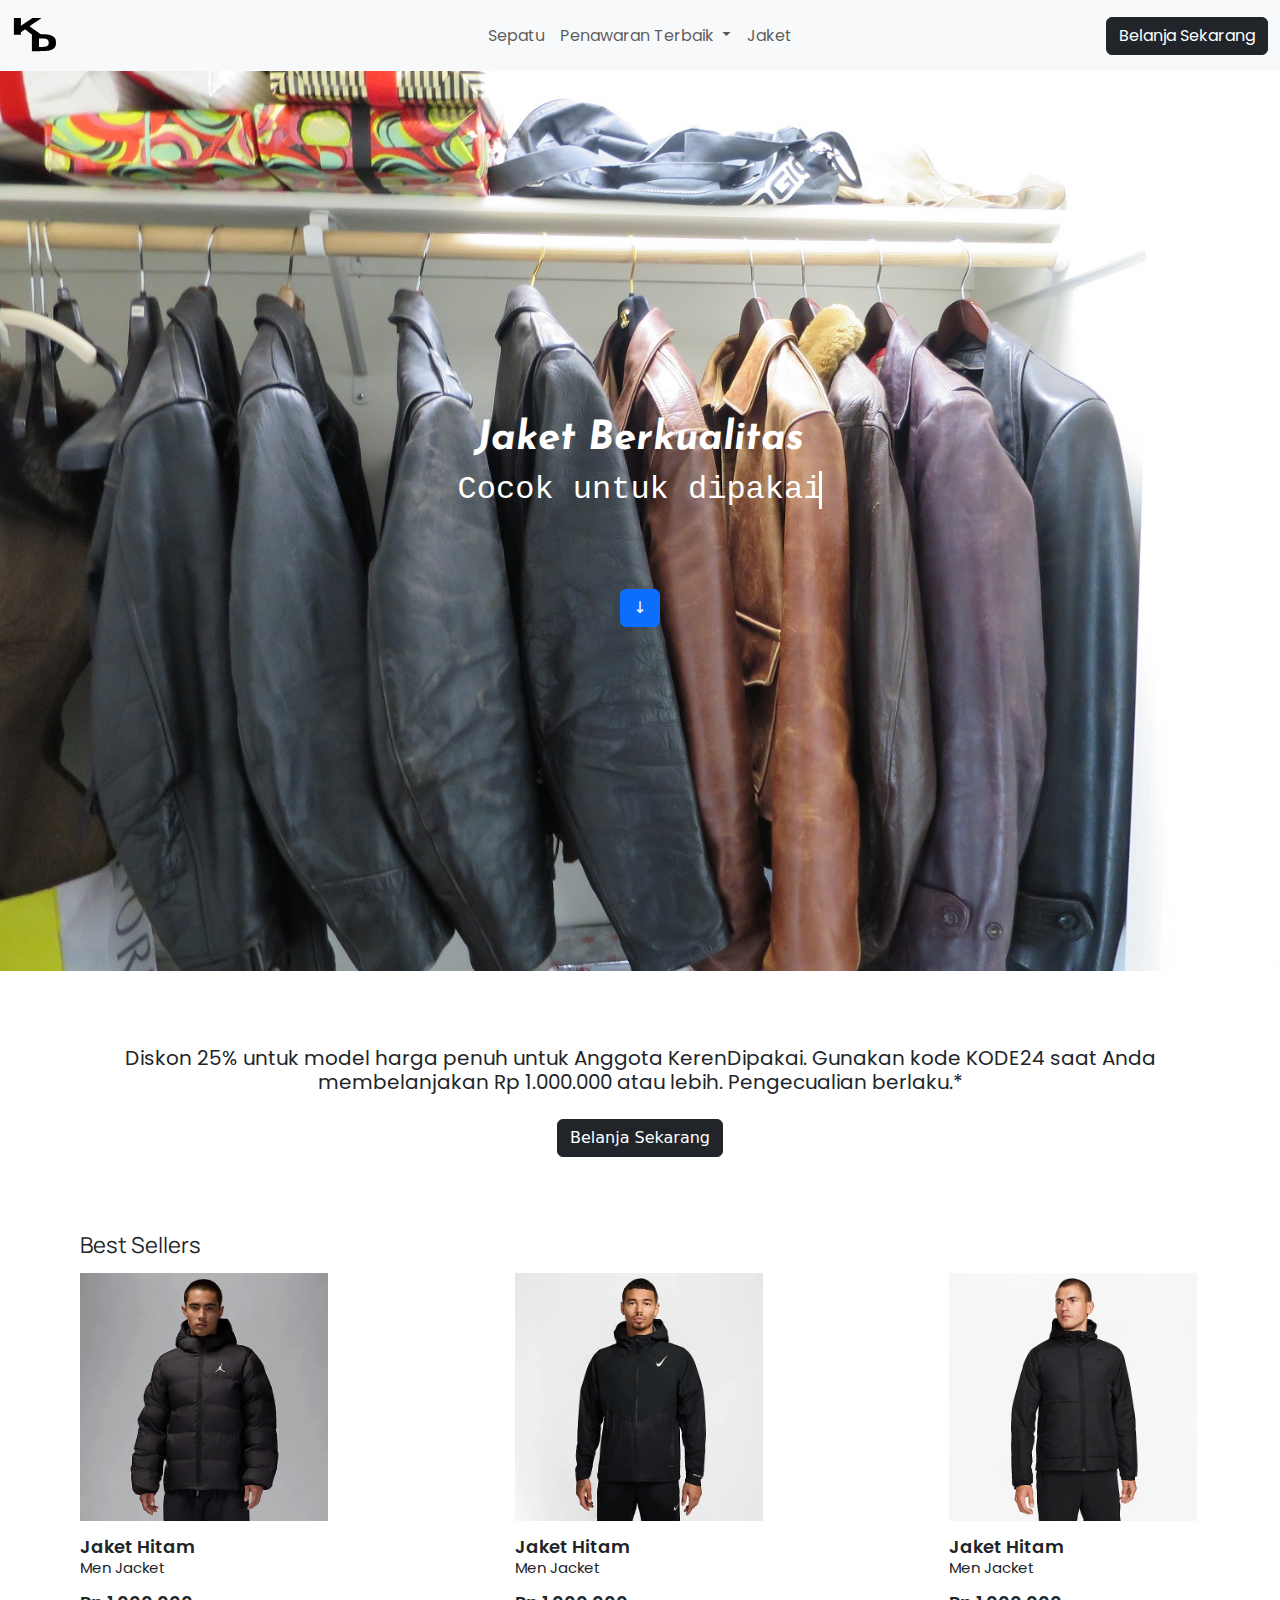
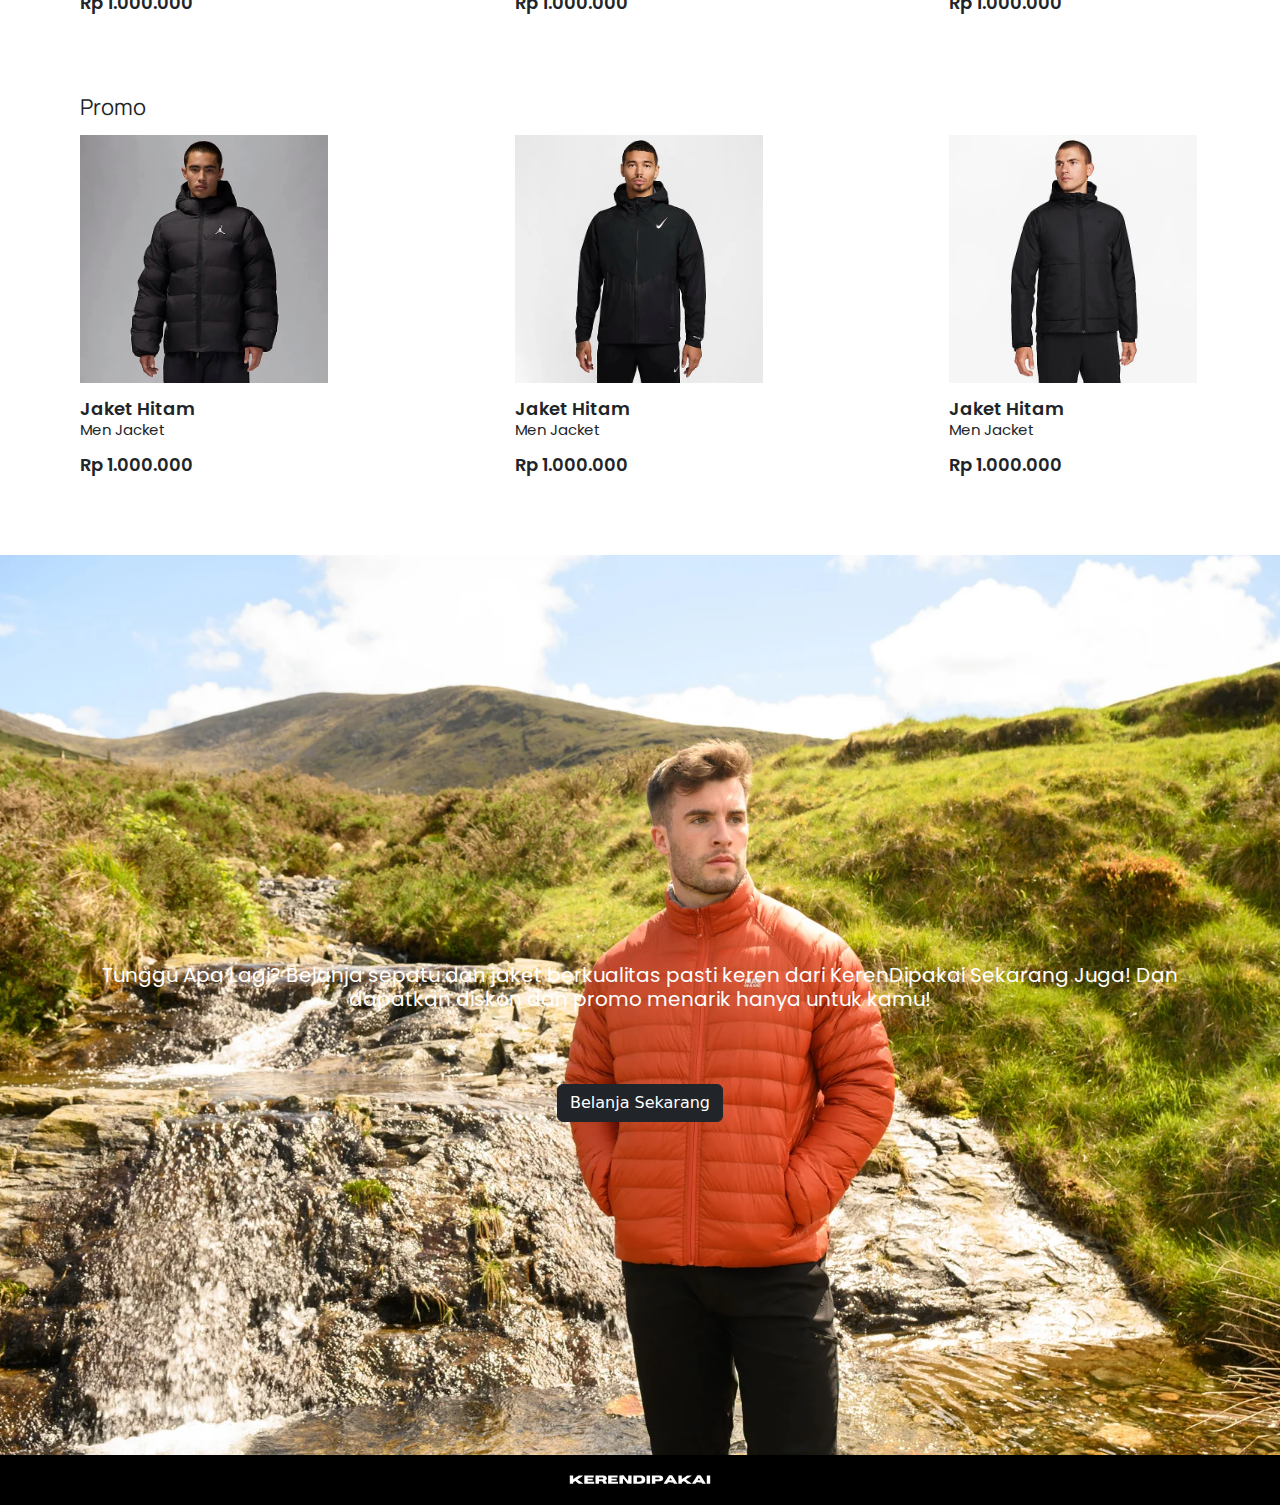
<file: jaket.html>
<!DOCTYPE html>
<html lang="en">
<head>
    <meta charset="UTF-8">
    <meta name="viewport" content="width=device-width, initial-scale=1.0">
    <title>KerenDipakai</title>
    <link rel="stylesheet" href="style-jkt.css">
    <script src="script.js"></script>
    <link href="https://cdn.jsdelivr.net/npm/bootstrap@5.3.3/dist/css/bootstrap.min.css" rel="stylesheet" integrity="sha384-QWTKZyjpPEjISv5WaRU9OFeRpok6YctnYmDr5pNlyT2bRjXh0JMhjY6hW+ALEwIH" crossorigin="anonymous">
    <script src="https://cdn.jsdelivr.net/npm/bootstrap@5.3.3/dist/js/bootstrap.bundle.min.js" integrity="sha384-YvpcrYf0tY3lHB60NNkmXc5s9fDVZLESaAA55NDzOxhy9GkcIdslK1eN7N6jIeHz" crossorigin="anonymous"></script>

    <!--font coy-->
    <link rel="preconnect" href="https://fonts.googleapis.com">
    <link rel="preconnect" href="https://fonts.gstatic.com" crossorigin>
    <link href="https://fonts.googleapis.com/css2?family=Josefin+Sans:ital,wght@1,700&family=Manrope&family=Poppins&display=swap" rel="stylesheet">

    <!--logo coy-->
    <link rel="icon" type="image/x-icon" href="assets/icon.svg">


</head>
<body>
   <!--navbar coy-->
    <nav class="navbar navbar-expand-lg bg-body-tertiary poppins-regular">
        <div class="container-fluid">
            <a class="navbar-brand" href="index.html">
                <img src="assets/logo.svg" alt="KerenDipakai" width="45" height="45">
              </a>
          <button class="navbar-toggler" type="button" data-bs-toggle="collapse" data-bs-target="#navbarSupportedContent" aria-controls="navbarSupportedContent" aria-expanded="false" aria-label="Toggle navigation">
            <span class="navbar-toggler-icon"></span>
          </button>
          <div class="collapse navbar-collapse position-absolute top-50 start-50 translate-middle" id="navbarSupportedContent">
            <ul class="navbar-nav me-auto mb-2 mb-lg-0">
              <li class="nav-item">
                <a class="nav-link" href="sepatu.html">Sepatu</a>
              </li>
              <li class="nav-item dropdown">
                <a class="nav-link dropdown-toggle" href="#" role="button" data-bs-toggle="dropdown" aria-expanded="false">
                  Penawaran Terbaik
                </a>
                <ul class="dropdown-menu">
                  <li><a class="dropdown-item" href="catalog.html">Belanja</a></li>
                  <li><a class="dropdown-item" href="kontak.html">Kontak Kami</a></li>
                  <li><a class="dropdown-item" href="about.html">Tentang Kami</a></li>
                </ul>
                <li class="nav-item">
                    <a class="nav-link" href="jaket.html">Jaket</a>
                  </li>
              </li>
            </ul>
          </div>
          <div class>
            <a href="catalog.html" class="btn btn-dark">Belanja Sekarang</a>
          </div>
        </div>
      </nav>

      <!--isi-->
      <div id="jaket" class="wrapper bg">
        <header class="center">
          <h1 class="josefin-sans" style="color: white;">Jaket Berkualitas</h1>
          <h3 class="typed19 poppins-regular" style="color: white;">Cocok untuk dipakai</h3><br><br><br>
          <a href="#1" class="btn btn-primary">↓</a>
        </header>
      </div>
        <div id="1" class="wrapper">
            <h1 class="poppins-regular diskon">
              Diskon 25% untuk model harga penuh untuk Anggota KerenDipakai. 
              Gunakan kode KODE24 saat Anda membelanjakan Rp 1.000.000 atau lebih. Pengecualian berlaku.*
            </h1>
            <a href="catalog.html" class="btn btn-dark">Belanja Sekarang</a>
        </div>
        <div>
            <header>
                <h1 class="manrope jarak size22">Best Sellers</h1>
            </header>
            <div class="row">
                <div class="column">
                  <img src="assets/jaket/jaket1.png" alt="" style="width:75%">
                  <h1 class="poppins-bold ctl">Jaket Hitam</h1>
                  <h2 class="poppins-regular ctl2">Men Jacket</h2>
                  <h1 class="poppins-bold ctl3">Rp 1.000.000</h1>
                </div>
                <div class="column">
                  <img src="assets/jaket/jaket2.png" alt="" style="width:75%">
                  <h1 class="poppins-bold ctl">Jaket Hitam</h1>
                  <h2 class="poppins-regular ctl2">Men Jacket</h2>
                  <h1 class="poppins-bold ctl3">Rp 1.000.000</h1>
                </div>
                <div class="column">
                  <img src="assets/jaket/jaket3.png" alt="" style="width:75%">
                  <h1 class="poppins-bold ctl">Jaket Hitam</h1>
                  <h2 class="poppins-regular ctl2">Men Jacket</h2>
                  <h1 class="poppins-bold ctl3">Rp 1.000.000</h1>
                </div>
              </div>
        </div>
        <div>
            <header>
                <h1 class="manrope jarak size22">Promo</h1>
            </header>
            <div class="row">
                <div class="column">
                    <img src="assets/jaket/jaket1.png" alt="" style="width:75%">
                    <h1 class="poppins-bold ctl">Jaket Hitam</h1>
                    <h2 class="poppins-regular ctl2">Men Jacket</h2>
                    <h1 class="poppins-bold ctl3">Rp 1.000.000</h1>
                  </div>
                  <div class="column">
                    <img src="assets/jaket/jaket2.png" alt="" style="width:75%">
                    <h1 class="poppins-bold ctl">Jaket Hitam</h1>
                    <h2 class="poppins-regular ctl2">Men Jacket</h2>
                    <h1 class="poppins-bold ctl3">Rp 1.000.000</h1>
                  </div>
                  <div class="column">
                    <img src="assets/jaket/jaket3.png" alt="" style="width:75%">
                    <h1 class="poppins-bold ctl">Jaket Hitam</h1>
                    <h2 class="poppins-regular ctl2">Men Jacket</h2>
                    <h1 class="poppins-bold ctl3">Rp 1.000.000</h1>
                  </div>
              </div>
        </div>
        <div class="wrapper bg2">
            <header class="center">
                <h1 style="color: white;" class="poppins-regular diskon">
                    Tunggu Apa Lagi? Belanja sepatu dan jaket berkualitas pasti keren dari KerenDipakai Sekarang Juga!
                    Dan dapatkan diskon dan promo menarik hanya untuk kamu!
                </h1><br><br>
                <a href="catalog.html" class="btn btn-dark">Belanja Sekarang</a>
            </header>
          </div>
      <!--bottombar njir-->
      <div class="footer">
        <a class="logo" href="index.html">
          <img src="assets/Kerendipakai.svg" alt="KerenDipakai" width="150" height="50">
        </a>
      </div>
</body>
</html>
</file>
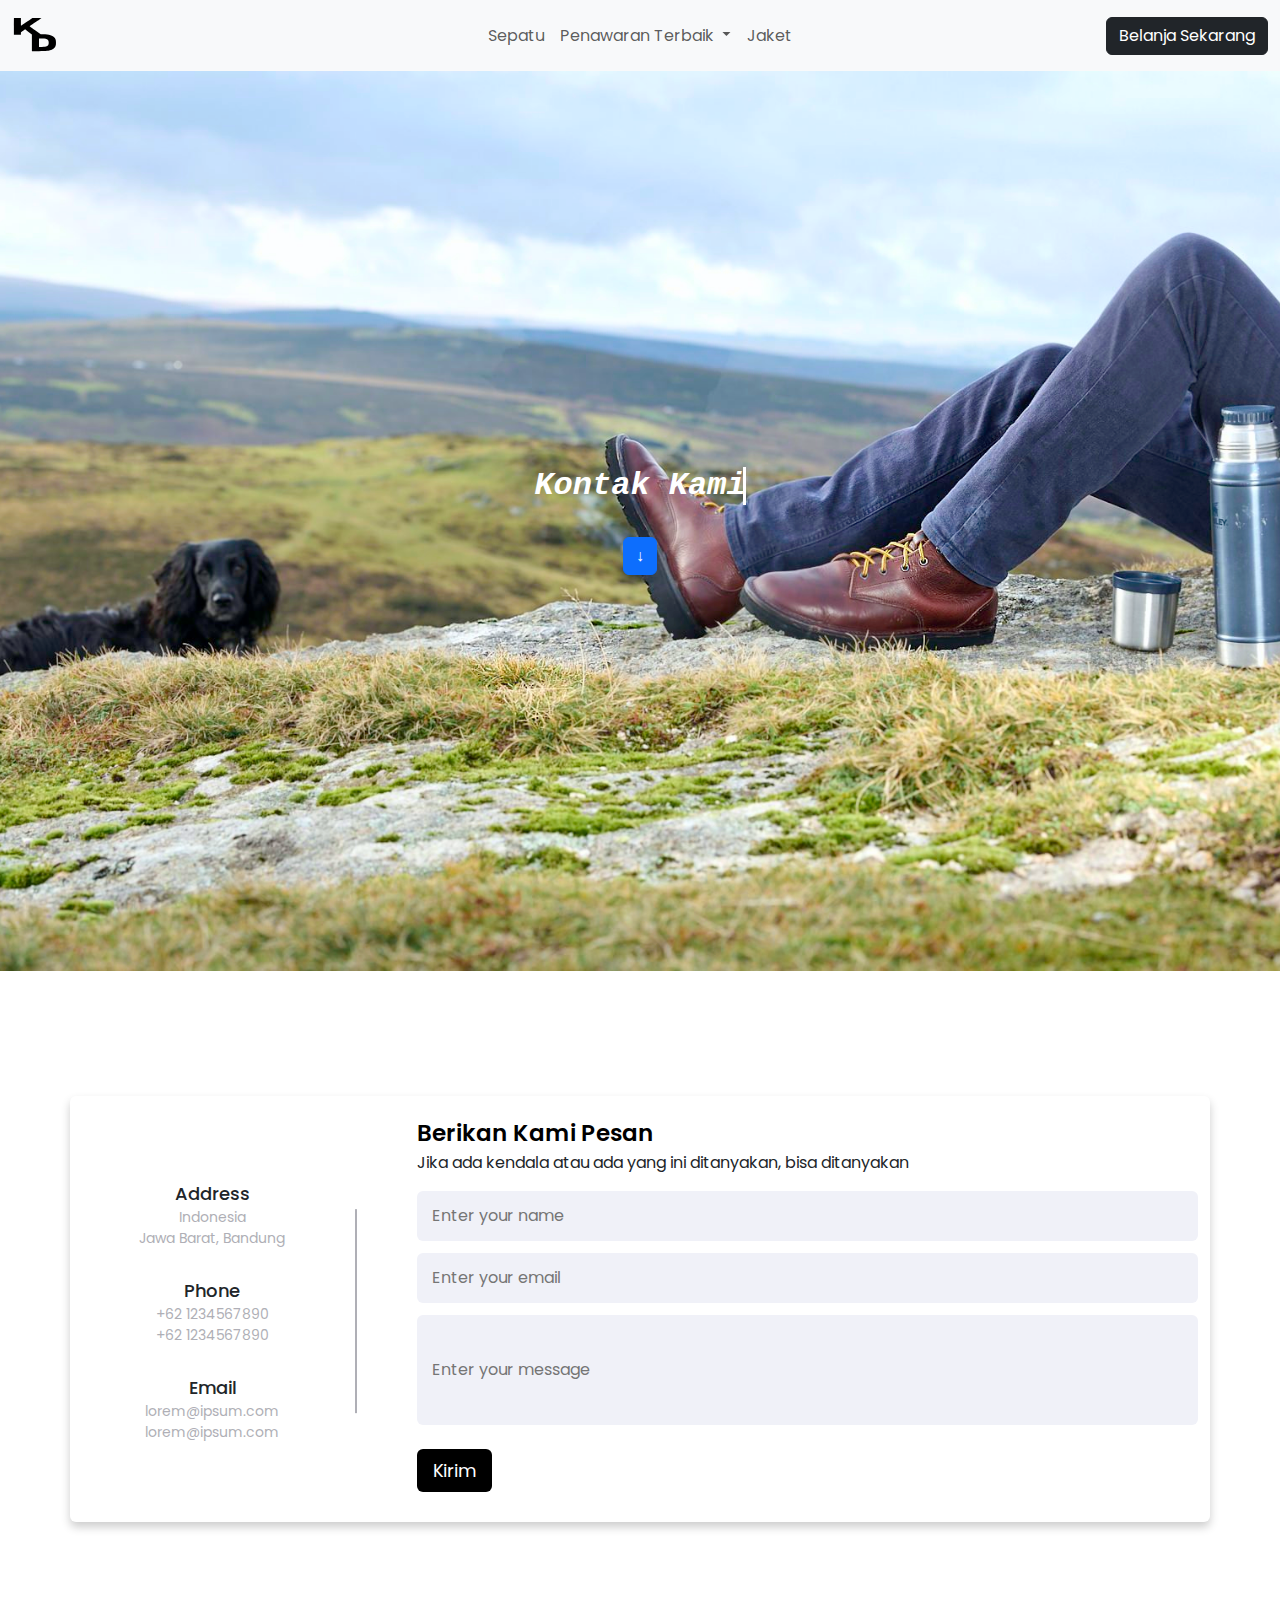
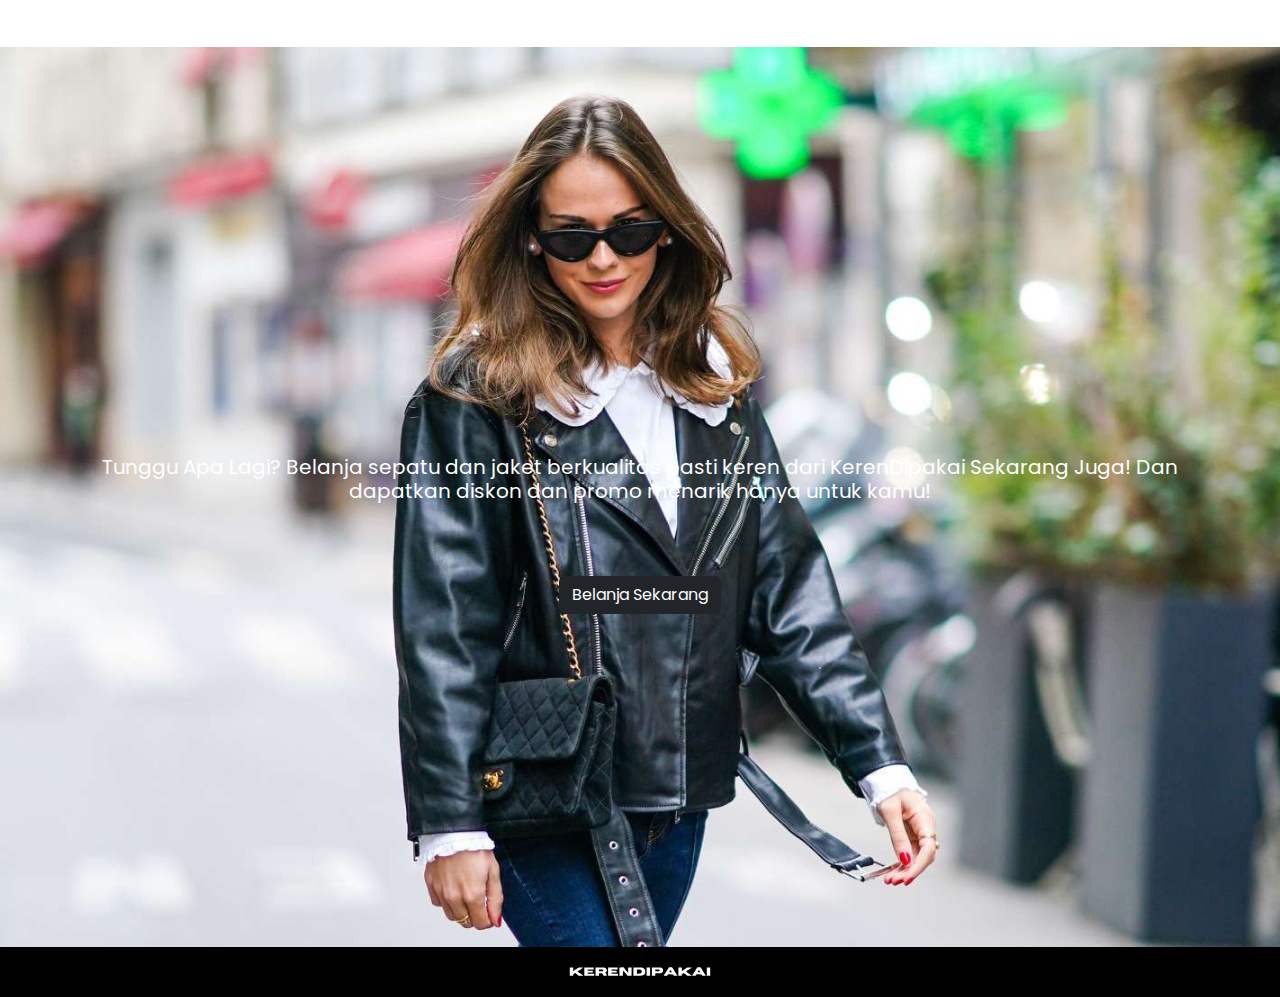
<file: kontak.html>
<!DOCTYPE html>
<html lang="en">
<head>
    <meta charset="UTF-8">
    <meta name="viewport" content="width=device-width, initial-scale=1.0">
    <title>KerenDipakai</title>
    <link rel="stylesheet" href="style-ktk.css">
    <script src="script.js"></script>
    <link href="https://cdn.jsdelivr.net/npm/bootstrap@5.3.3/dist/css/bootstrap.min.css" rel="stylesheet" integrity="sha384-QWTKZyjpPEjISv5WaRU9OFeRpok6YctnYmDr5pNlyT2bRjXh0JMhjY6hW+ALEwIH" crossorigin="anonymous">
    <script src="https://cdn.jsdelivr.net/npm/bootstrap@5.3.3/dist/js/bootstrap.bundle.min.js" integrity="sha384-YvpcrYf0tY3lHB60NNkmXc5s9fDVZLESaAA55NDzOxhy9GkcIdslK1eN7N6jIeHz" crossorigin="anonymous"></script>

    <!--font coy-->
    <link rel="preconnect" href="https://fonts.googleapis.com">
    <link rel="preconnect" href="https://fonts.gstatic.com" crossorigin>
    <link rel="preconnect" href="https://fonts.googleapis.com">
    <link href="https://fonts.googleapis.com/css2?family=Funnel+Display:wght@300..800&display=swap" rel="stylesheet">
    <link href="https://fonts.googleapis.com/css2?family=Josefin+Sans:ital,wght@1,700&family=Manrope&family=Poppins&display=swap" rel="stylesheet">

    <!--logo coy-->
    <link rel="icon" type="image/x-icon" href="assets/icon.svg">


</head>
<body>
   <!--navbar coy-->
   <nav class="navbar navbar-expand-lg bg-body-tertiary poppins-regular">
    <div class="container-fluid">
        <a class="navbar-brand" href="index.html">
            <img src="assets/logo.svg" alt="KerenDipakai" width="45" height="45">
          </a>
      <button class="navbar-toggler" type="button" data-bs-toggle="collapse" data-bs-target="#navbarSupportedContent" aria-controls="navbarSupportedContent" aria-expanded="false" aria-label="Toggle navigation">
        <span class="navbar-toggler-icon"></span>
      </button>
      <div class="collapse navbar-collapse position-absolute top-50 start-50 translate-middle" id="navbarSupportedContent">
        <ul class="navbar-nav me-auto mb-2 mb-lg-0">
          <li class="nav-item">
            <a class="nav-link" href="sepatu.html">Sepatu</a>
          </li>
          <li class="nav-item dropdown">
            <a class="nav-link dropdown-toggle" href="#" role="button" data-bs-toggle="dropdown" aria-expanded="false">
              Penawaran Terbaik
            </a>
            <ul class="dropdown-menu">
              <li><a class="dropdown-item" href="catalog.html">Belanja</a></li>
              <li><a class="dropdown-item" href="kontak.html">Kontak Kami</a></li>
              <li><a class="dropdown-item" href="about.html">Tentang Kami</a></li>
            </ul>
            <li class="nav-item">
                <a class="nav-link" href="jaket.html">Jaket</a>
              </li>
          </li>
        </ul>
      </div>
      <div class>
        <a href="catalog.html" class="btn btn-dark">Belanja Sekarang</a>
      </div>
    </div>
  </nav>

      <!--isi-->
      <div id="atas" class="wrapper bg">
        <header class="center">
            <h1 class="josefin-sans typed11" style="color: white;">Kontak Kami</h1><br>
            <a href="#kontak" class="btn btn-primary">↓</a>
        </header>
      </div>
      <!--Tentang kami-->
      
      <div id="kontak" class="container">
        <div class="content">
          <div class="left-side">
            <div class="address details">
              <i class="fas fa-map-marker-alt"></i>
              <div class="topic">Address</div>
              <div class="text-one">Indonesia</div>
              <div class="text-two">Jawa Barat, Bandung</div>
            </div>
            <div class="phone details">
              <i class="fas fa-phone-alt"></i>
              <div class="topic">Phone</div>
              <div class="text-one">+62 1234567890</div>
              <div class="text-two">+62 1234567890</div>
            </div>
            <div class="email details">
              <i class="fas fa-envelope"></i>
              <div class="topic">Email</div>
              <div class="text-one">lorem@ipsum.com</div>
              <div class="text-two">lorem@ipsum.com</div>
            </div>
          </div>
          <div class="right-side">
            <div class="topic-text">Berikan Kami Pesan</div>
            <p>Jika ada kendala atau ada yang ini ditanyakan, bisa ditanyakan</p>
          <form action="#">
            <div class="input-box">
              <input type="text" placeholder="Enter your name">
            </div>
            <div class="input-box">
              <input type="text" placeholder="Enter your email">
            </div>
            <div class="input-box message-box">
              <input type="text" placeholder="Enter your message">
            </div>
            <div class="button">
              <input type="button" value="Kirim" >
            </div>
          </form>
        </div>
        </div>
      </div>

      <div id="end" class="wrapper bg2">
        <header class="center">
            <h1 style="color: white;" class="poppins-regular diskon">
                Tunggu Apa Lagi? Belanja sepatu dan jaket berkualitas pasti keren dari KerenDipakai Sekarang Juga!
                Dan dapatkan diskon dan promo menarik hanya untuk kamu!
            </h1><br><br>
            <a href="catalog.html" class="btn btn-dark">Belanja Sekarang</a>
        </header>
      </div>
      <!--Team-->

      <!--bottombar njir-->
      <div class="footer">
        <a class="logo" href="index.html">
          <img src="assets/Kerendipakai.svg" alt="KerenDipakai" width="150" height="50">
        </a>
      </div>
</body>
</html>
</file>
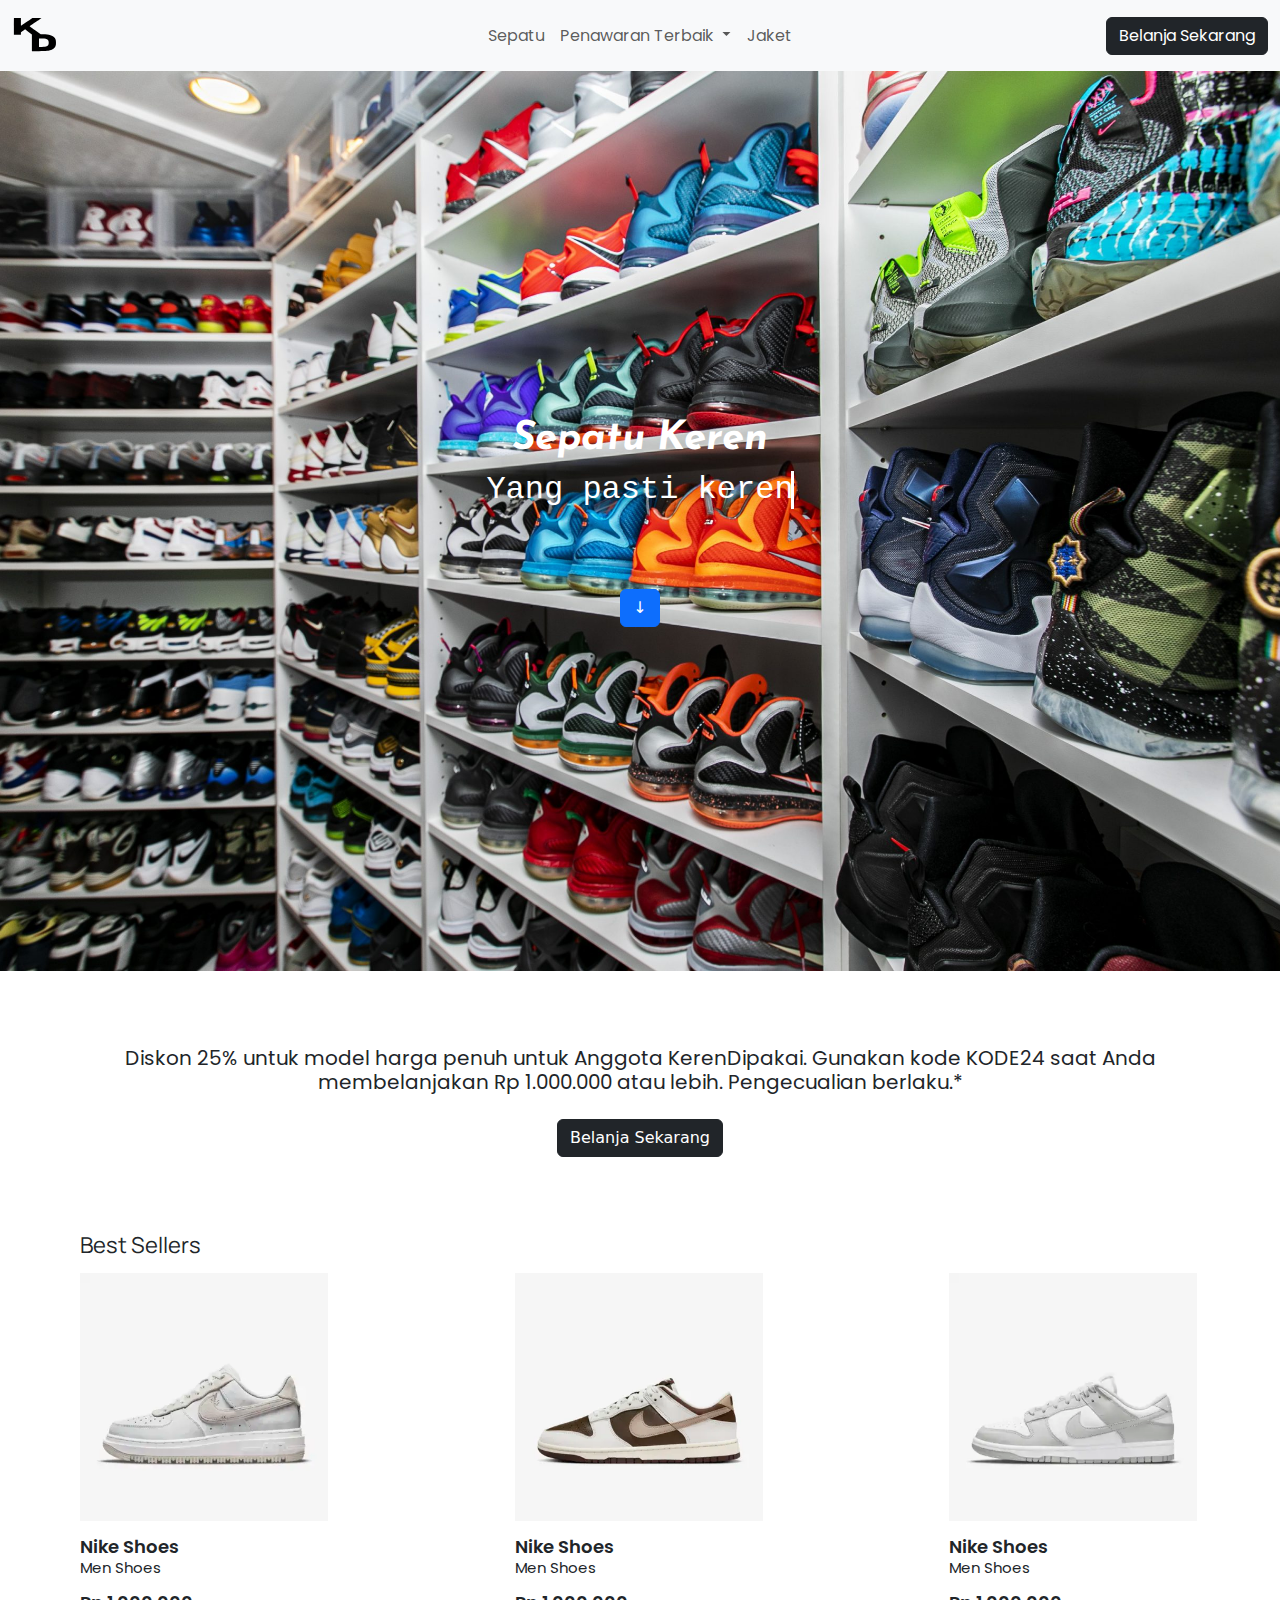
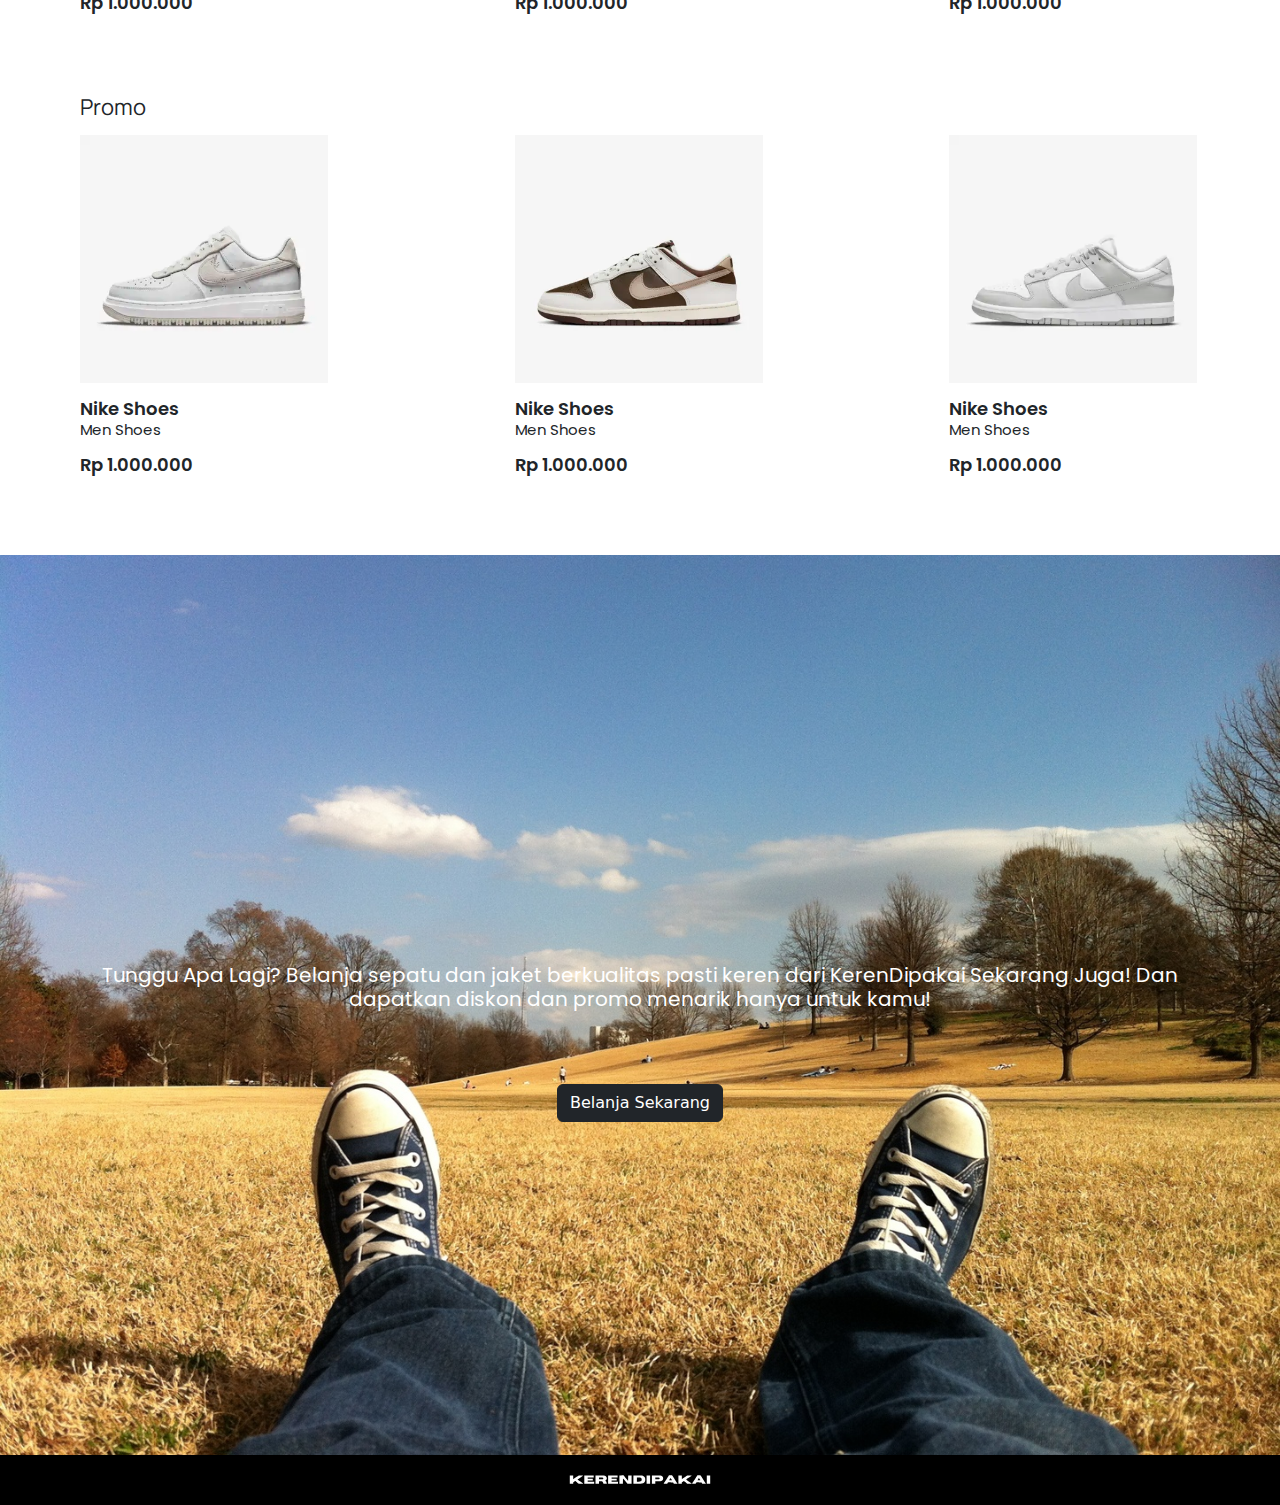
<file: sepatu.html>
<!DOCTYPE html>
<html lang="en">
<head>
    <meta charset="UTF-8">
    <meta name="viewport" content="width=device-width, initial-scale=1.0">
    <title>KerenDipakai</title>
    <link rel="stylesheet" href="style-spt.css">
    <script src="script.js"></script>
    <link href="https://cdn.jsdelivr.net/npm/bootstrap@5.3.3/dist/css/bootstrap.min.css" rel="stylesheet" integrity="sha384-QWTKZyjpPEjISv5WaRU9OFeRpok6YctnYmDr5pNlyT2bRjXh0JMhjY6hW+ALEwIH" crossorigin="anonymous">
    <script src="https://cdn.jsdelivr.net/npm/bootstrap@5.3.3/dist/js/bootstrap.bundle.min.js" integrity="sha384-YvpcrYf0tY3lHB60NNkmXc5s9fDVZLESaAA55NDzOxhy9GkcIdslK1eN7N6jIeHz" crossorigin="anonymous"></script>

    <!--font coy-->
    <link rel="preconnect" href="https://fonts.googleapis.com">
    <link rel="preconnect" href="https://fonts.gstatic.com" crossorigin>
    <link href="https://fonts.googleapis.com/css2?family=Josefin+Sans:ital,wght@1,700&family=Manrope&family=Poppins&display=swap" rel="stylesheet">

    <!--logo coy-->
    <link rel="icon" type="image/x-icon" href="assets/icon.svg">


</head>
<body>
   <!--navbar coy-->
    <nav class="navbar navbar-expand-lg bg-body-tertiary poppins-regular">
        <div class="container-fluid">
            <a class="navbar-brand" href="index.html">
                <img src="assets/logo.svg" alt="KerenDipakai" width="45" height="45">
              </a>
          <button class="navbar-toggler" type="button" data-bs-toggle="collapse" data-bs-target="#navbarSupportedContent" aria-controls="navbarSupportedContent" aria-expanded="false" aria-label="Toggle navigation">
            <span class="navbar-toggler-icon"></span>
          </button>
          <div class="collapse navbar-collapse position-absolute top-50 start-50 translate-middle" id="navbarSupportedContent">
            <ul class="navbar-nav me-auto mb-2 mb-lg-0">
              <li class="nav-item">
                <a class="nav-link" href="sepatu.html">Sepatu</a>
              </li>
              <li class="nav-item dropdown">
                <a class="nav-link dropdown-toggle" href="#" role="button" data-bs-toggle="dropdown" aria-expanded="false">
                  Penawaran Terbaik
                </a>
                <ul class="dropdown-menu">
                  <li><a class="dropdown-item" href="catalog.html">Belanja</a></li>
                  <li><a class="dropdown-item" href="kontak.html">Kontak Kami</a></li>
                  <li><a class="dropdown-item" href="about.html">Tentang Kami</a></li>
                </ul>
                <li class="nav-item">
                    <a class="nav-link" href="jaket.html">Jaket</a>
                  </li>
              </li>
            </ul>
          </div>
          <div class>
            <a href="catalog.html" class="btn btn-dark">Belanja Sekarang</a>
          </div>
        </div>
      </nav>

      <!--isi-->
      <div id="sepatu" class="wrapper bg">
        <header class="center">
            <h1 class="josefin-sans" style="color: white;">Sepatu Keren</h1>
            <h3 class="typed15 poppins-regular" style="color: white;">Yang pasti keren</h3><br><br><br>
            <a href="#1" class="btn btn-primary">↓</a>
        </header>
        </div>
        <div id="1" class="wrapper">
            <h1 class="poppins-regular diskon">
                Diskon 25% untuk model harga penuh untuk Anggota KerenDipakai. 
                Gunakan kode KODE24 saat Anda membelanjakan Rp 1.000.000 atau lebih. Pengecualian berlaku.*
            </h1>
            <a href="catalog.html" class="btn btn-dark">Belanja Sekarang</a>
        </div>
        <div>
            <header>
                <h1 class="manrope jarak size22">Best Sellers</h1>
            </header>
            <div class="row">
                <div class="column">
                  <img src="assets/sepatu/sepatu1.png" alt="" style="width:75%">
                  <h1 class="poppins-bold ctl">Nike Shoes</h1>
                  <h2 class="poppins-regular ctl2">Men Shoes</h2>
                  <h1 class="poppins-bold ctl3">Rp 1.000.000</h1>
                </div>
                <div class="column">
                  <img src="assets/sepatu/sepatu2.png" alt="" style="width:75%">
                  <h1 class="poppins-bold ctl">Nike Shoes</h1>
                  <h2 class="poppins-regular ctl2">Men Shoes</h2>
                  <h1 class="poppins-bold ctl3">Rp 1.000.000</h1>
                </div>
                <div class="column">
                  <img src="assets/sepatu/sepatu3.png" alt="" style="width:75%">
                  <h1 class="poppins-bold ctl">Nike Shoes</h1>
                  <h2 class="poppins-regular ctl2">Men Shoes</h2>
                  <h1 class="poppins-bold ctl3">Rp 1.000.000</h1>
                </div>
              </div>
        </div>
        <div>
            <header>
                <h1 class="manrope jarak size22">Promo</h1>
            </header>
            <div class="row">
                <div class="column">
                  <img src="assets/sepatu/sepatu1.png" alt="" style="width:75%">
                  <h1 class="poppins-bold ctl">Nike Shoes</h1>
                  <h2 class="poppins-regular ctl2">Men Shoes</h2>
                  <h1 class="poppins-bold ctl3">Rp 1.000.000</h1>
                </div>
                <div class="column">
                  <img src="assets/sepatu/sepatu2.png" alt="" style="width:75%">
                  <h1 class="poppins-bold ctl">Nike Shoes</h1>
                  <h2 class="poppins-regular ctl2">Men Shoes</h2>
                  <h1 class="poppins-bold ctl3">Rp 1.000.000</h1>
                </div>
                <div class="column">
                  <img src="assets/sepatu/sepatu3.png" alt="" style="width:75%">
                  <h1 class="poppins-bold ctl">Nike Shoes</h1>
                  <h2 class="poppins-regular ctl2">Men Shoes</h2>
                  <h1 class="poppins-bold ctl3">Rp 1.000.000</h1>
                </div>
              </div>
        </div>
        <div class="wrapper bg2">
          <header class="center">
              <h1 style="color: white;" class="poppins-regular diskon">
                  Tunggu Apa Lagi? Belanja sepatu dan jaket berkualitas pasti keren dari KerenDipakai Sekarang Juga!
                  Dan dapatkan diskon dan promo menarik hanya untuk kamu!
              </h1><br><br>
              <a href="catalog.html" class="btn btn-dark">Belanja Sekarang</a>
          </header>
        </div>
      <!--bottombar njir-->
      <div class="footer">
        <a class="logo" href="index.html">
          <img src="assets/Kerendipakai.svg" alt="KerenDipakai" width="150" height="50">
        </a>
      </div>
</body>
</html>
</file>
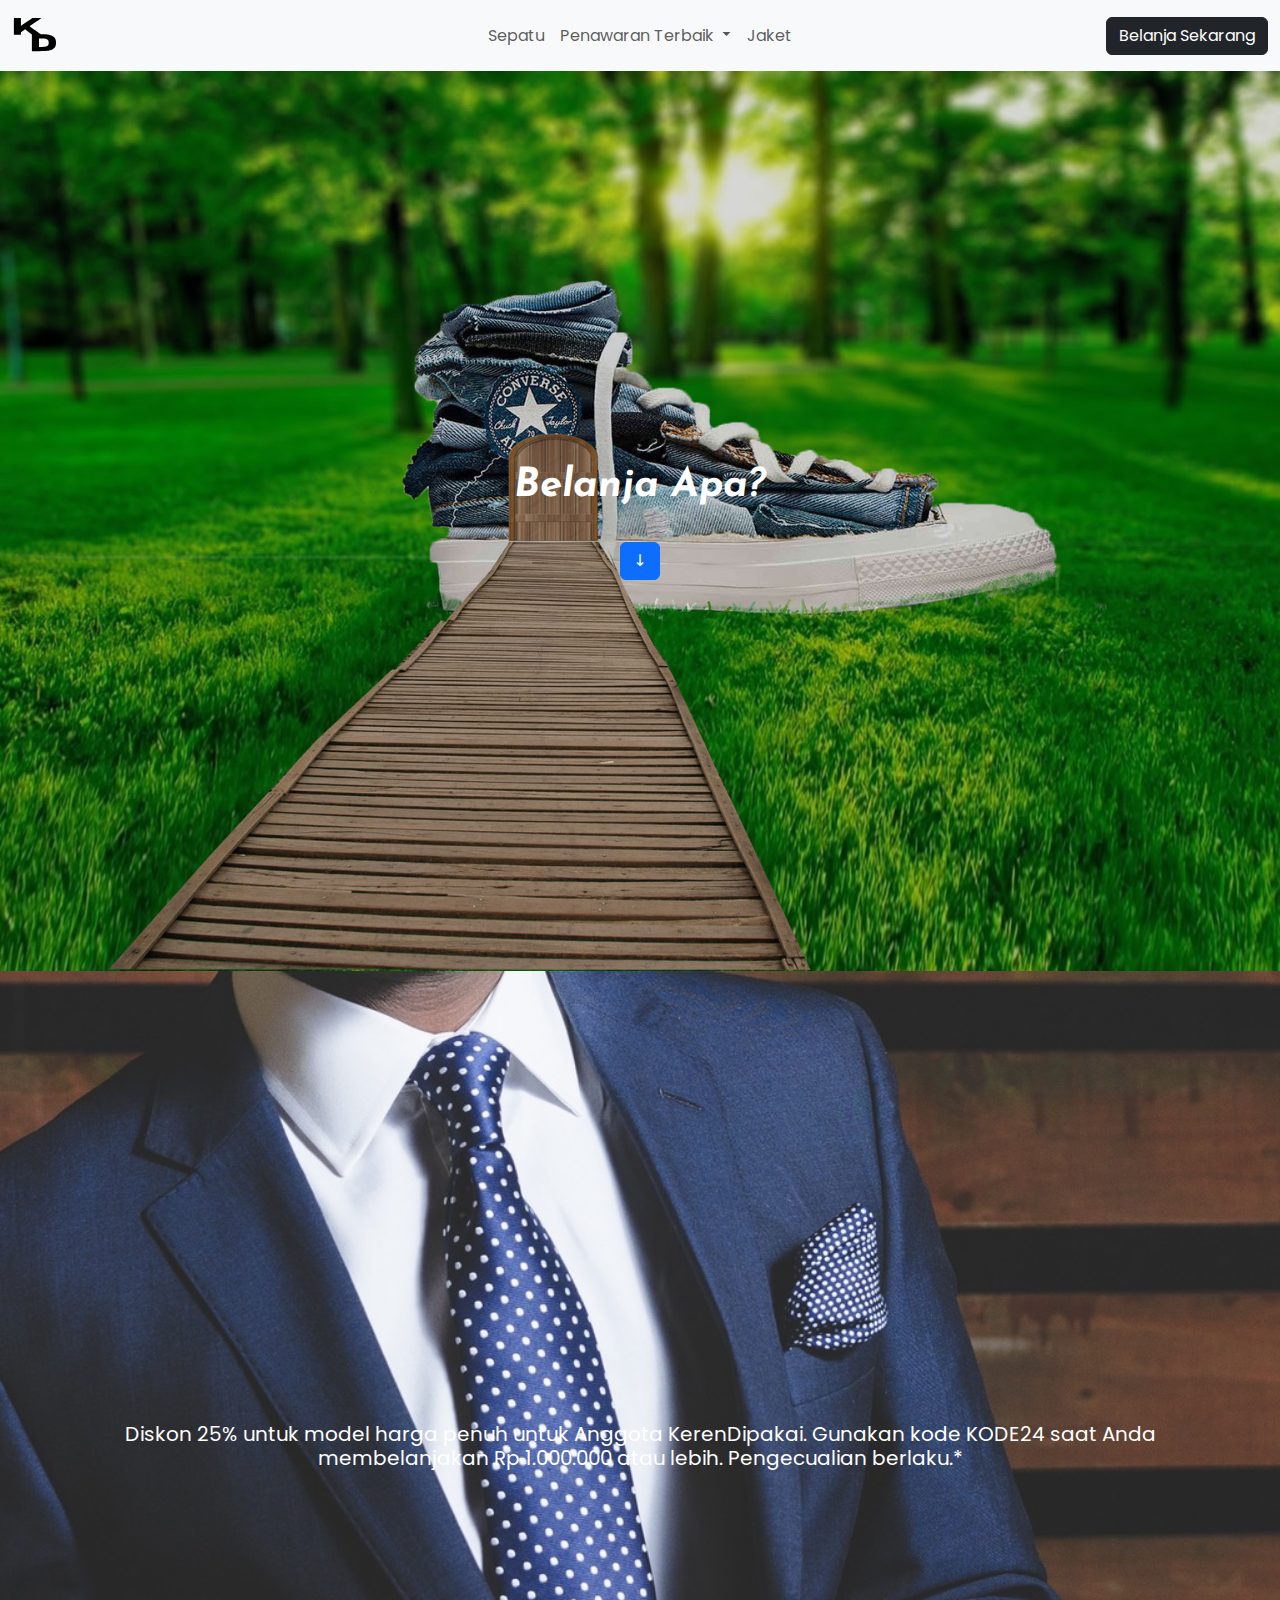
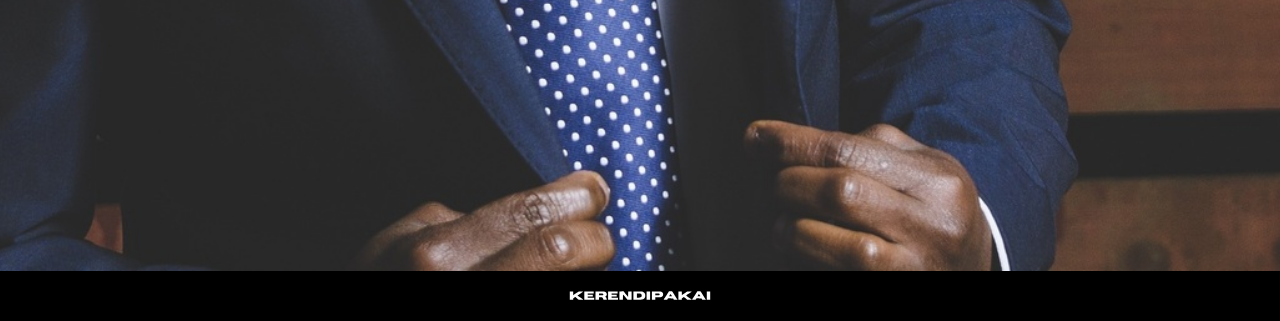
<file: public/catalog.html>
<!DOCTYPE html>
<html lang="en">
<head>
    <meta charset="UTF-8">
    <meta name="viewport" content="width=device-width, initial-scale=1.0">
    <title>KerenDipakai</title>
    <link rel="stylesheet" href="style-ctl.css">
    <script src="script.js"></script>
    <link href="https://cdn.jsdelivr.net/npm/bootstrap@5.3.3/dist/css/bootstrap.min.css" rel="stylesheet" integrity="sha384-QWTKZyjpPEjISv5WaRU9OFeRpok6YctnYmDr5pNlyT2bRjXh0JMhjY6hW+ALEwIH" crossorigin="anonymous">
    <script src="https://cdn.jsdelivr.net/npm/bootstrap@5.3.3/dist/js/bootstrap.bundle.min.js" integrity="sha384-YvpcrYf0tY3lHB60NNkmXc5s9fDVZLESaAA55NDzOxhy9GkcIdslK1eN7N6jIeHz" crossorigin="anonymous"></script>

    <!--font coy-->
    <link rel="preconnect" href="https://fonts.googleapis.com">
    <link rel="preconnect" href="https://fonts.gstatic.com" crossorigin>
    <link href="https://fonts.googleapis.com/css2?family=Josefin+Sans:ital,wght@1,700&family=Manrope&family=Poppins&display=swap" rel="stylesheet">

    <!--logo coy-->
    <link rel="icon" type="image/x-icon" href="assets/icon.svg">


</head>
<body>
   <!--navbar coy-->
    <nav class="navbar navbar-expand-lg bg-body-tertiary poppins-regular">
        <div class="container-fluid">
            <a class="navbar-brand" href="index.html">
                <img src="assets/logo.svg" alt="KerenDipakai" width="45" height="45">
              </a>
          <button class="navbar-toggler" type="button" data-bs-toggle="collapse" data-bs-target="#navbarSupportedContent" aria-controls="navbarSupportedContent" aria-expanded="false" aria-label="Toggle navigation">
            <span class="navbar-toggler-icon"></span>
          </button>
          <div class="collapse navbar-collapse position-absolute top-50 start-50 translate-middle" id="navbarSupportedContent">
            <ul class="navbar-nav me-auto mb-2 mb-lg-0">
              <li class="nav-item">
                <a class="nav-link" href="sepatu.html">Sepatu</a>
              </li>
              <li class="nav-item dropdown">
                <a class="nav-link dropdown-toggle" href="#" role="button" data-bs-toggle="dropdown" aria-expanded="false">
                  Penawaran Terbaik
                </a>
                <ul class="dropdown-menu">
                  <li><a class="dropdown-item" href="catalog.html">Belanja</a></li>
                  <li><a class="dropdown-item" href="kontak.html">Kontak Kami</a></li>
                  <li><a class="dropdown-item" href="about.html">Tentang Kami</a></li>
                </ul>
                <li class="nav-item">
                    <a class="nav-link" href="jaket.html">Jaket</a>
                  </li>
              </li>
            </ul>
          </div>
          <div class>
            <a href="catalog.html" class="btn btn-dark">Belanja Sekarang</a>
          </div>
        </div>
      </nav>

      <!--isi-->
      <div id="atas" class="wrapper bg">
        <header class="center">
            <h1 class="josefin-sans typed11" style="color: white;">Belanja Apa?</h1><br>
            <a href="#kontak" class="btn btn-primary">↓</a>
        </header>
      </div>


        <div class="wrapper bg2">
          <header class="center">
              <h1 style="color: white;" class="poppins-regular diskon">
                Diskon 25% untuk model harga penuh untuk Anggota KerenDipakai. 
                Gunakan kode KODE24 saat Anda membelanjakan Rp 1.000.000 atau lebih. Pengecualian berlaku.*
              </h1>
          </header>
        </div>
      <!--bottombar njir-->
      <div class="footer">
        <a class="logo" href="index.html">
          <img src="assets/Kerendipakai.svg" alt="KerenDipakai" width="150" height="50">
        </a>
      </div>
</body>
</html>
</file>
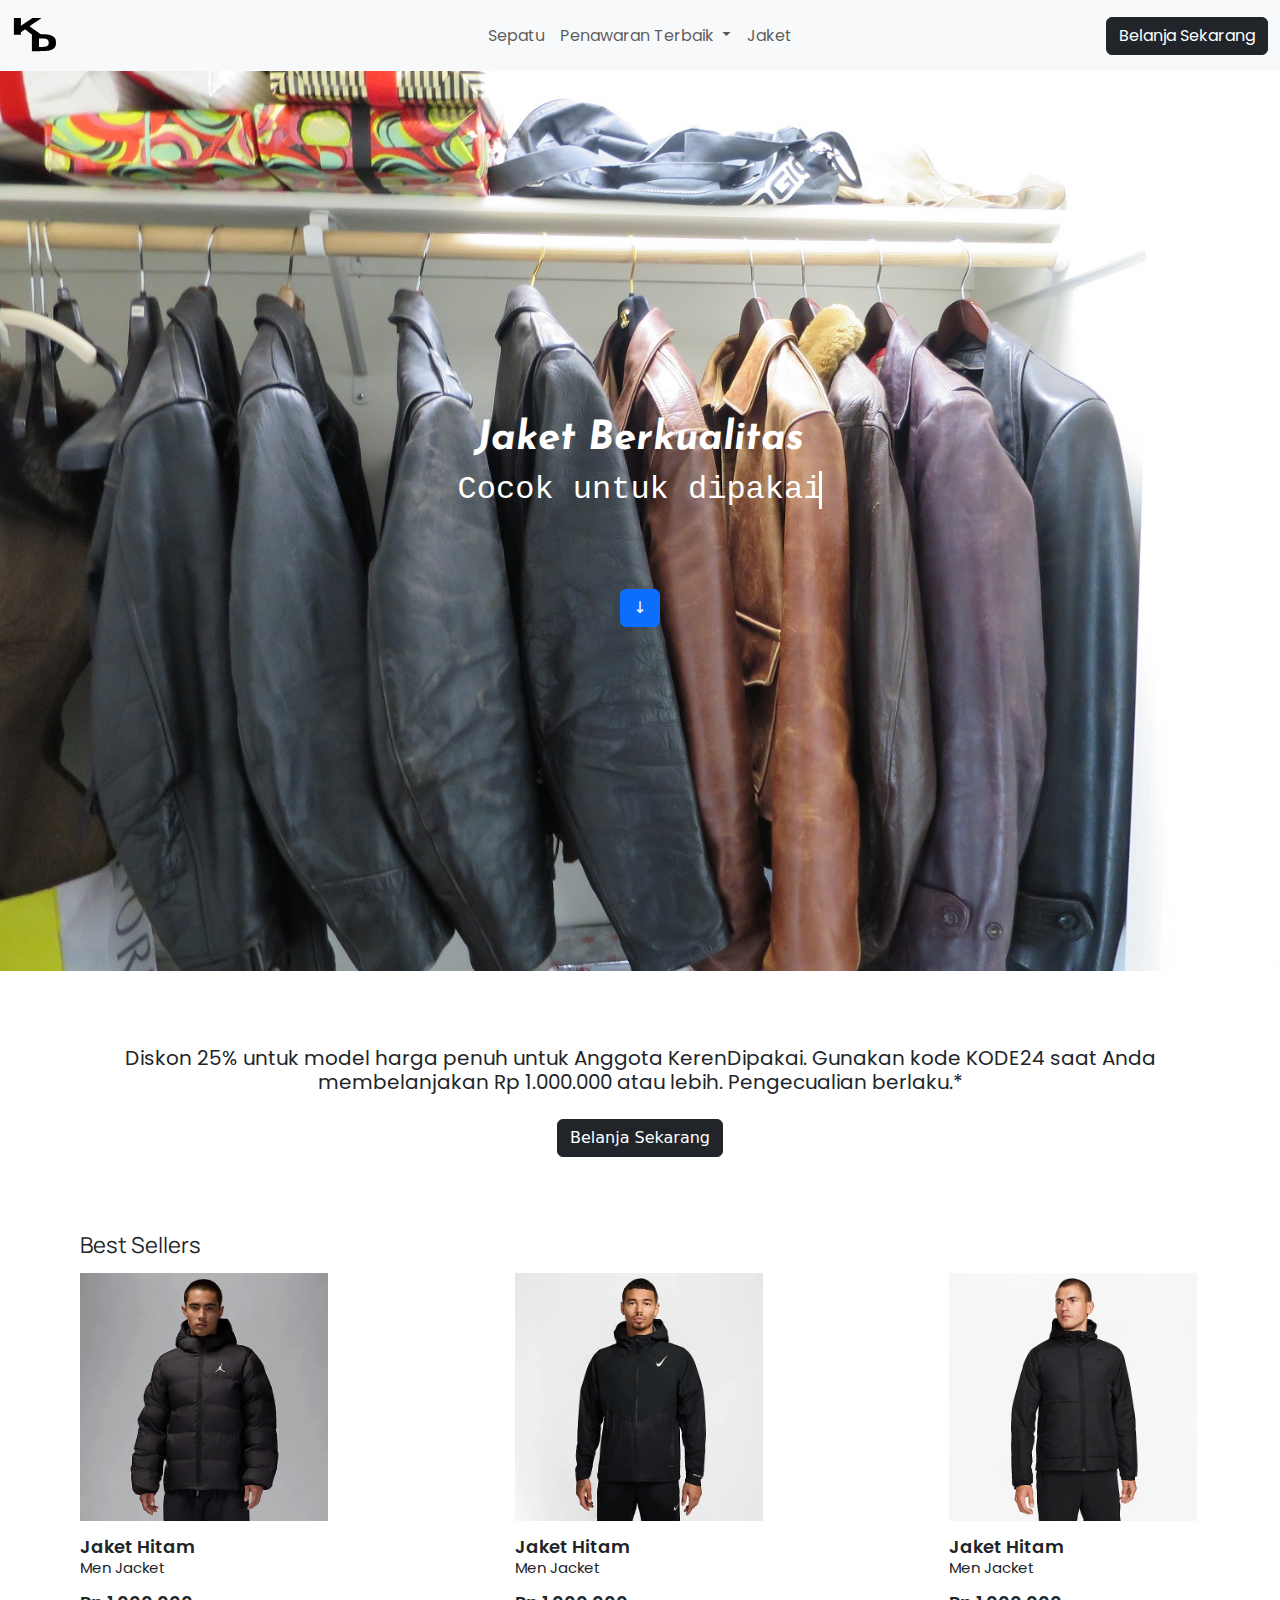
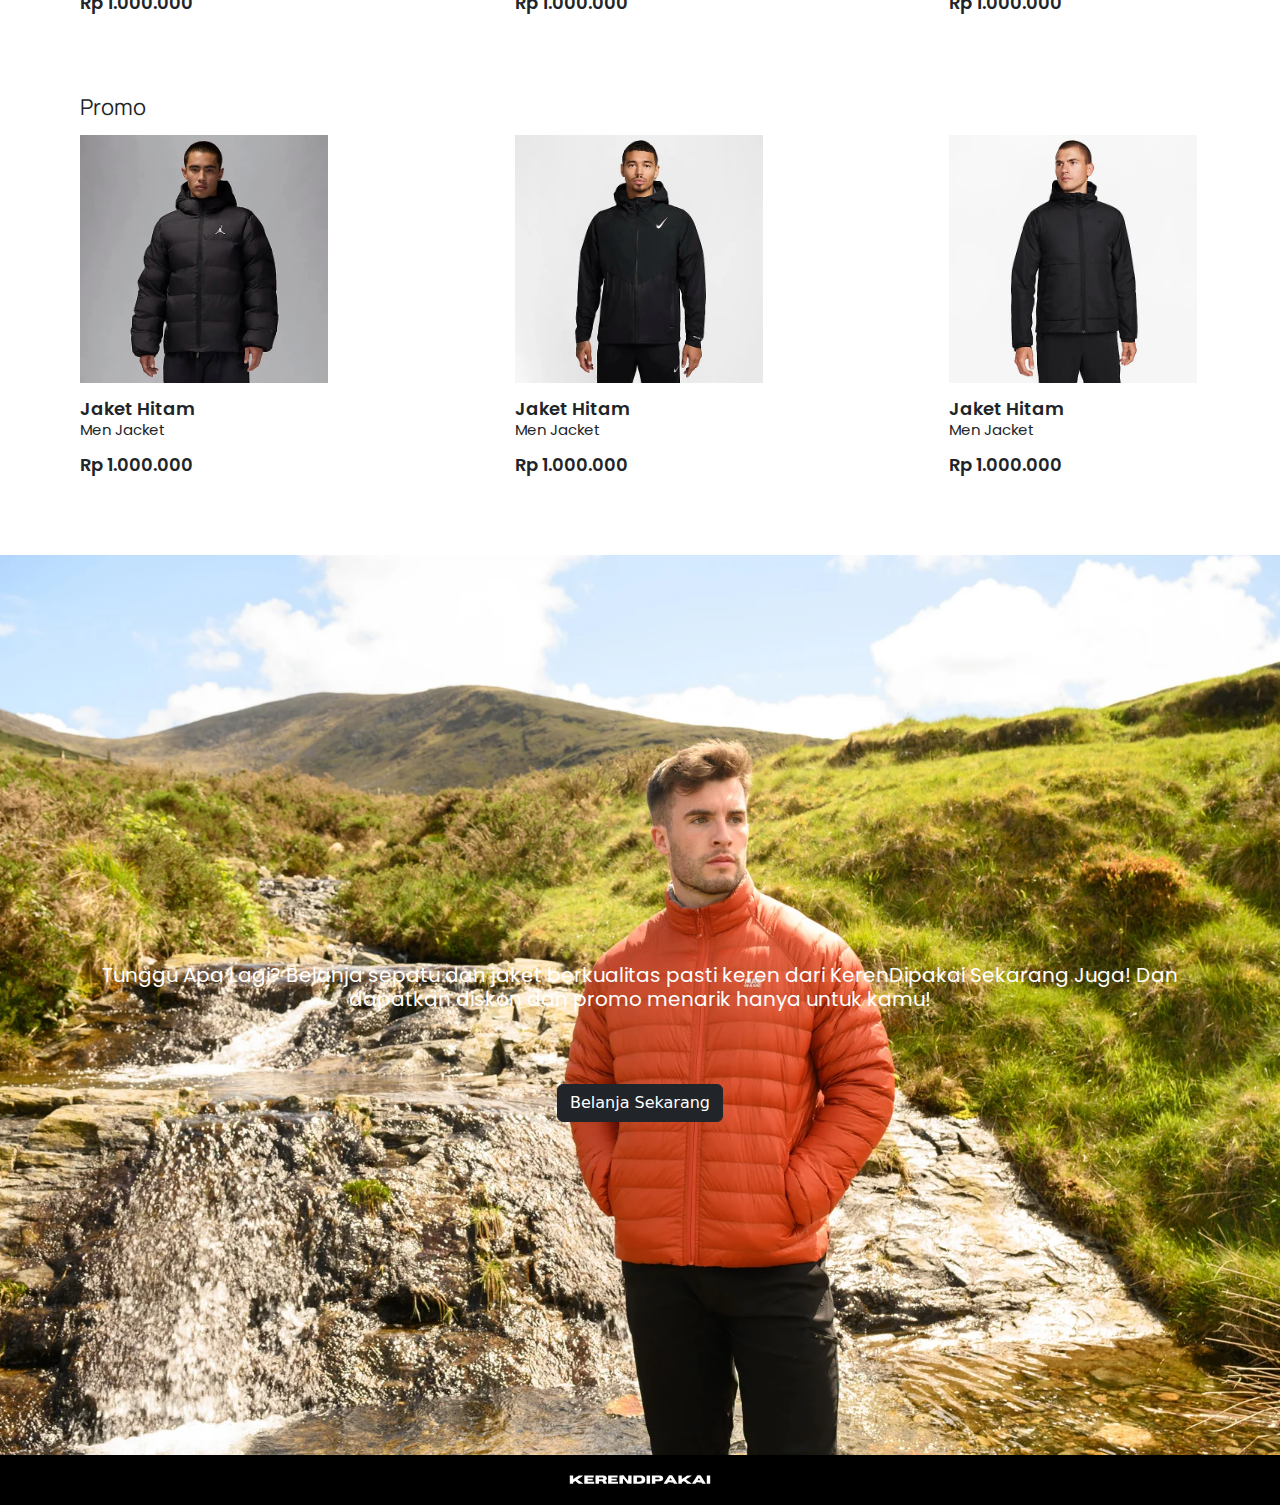
<file: public/jaket.html>
<!DOCTYPE html>
<html lang="en">
<head>
    <meta charset="UTF-8">
    <meta name="viewport" content="width=device-width, initial-scale=1.0">
    <title>KerenDipakai</title>
    <link rel="stylesheet" href="style-jkt.css">
    <script src="script.js"></script>
    <link href="https://cdn.jsdelivr.net/npm/bootstrap@5.3.3/dist/css/bootstrap.min.css" rel="stylesheet" integrity="sha384-QWTKZyjpPEjISv5WaRU9OFeRpok6YctnYmDr5pNlyT2bRjXh0JMhjY6hW+ALEwIH" crossorigin="anonymous">
    <script src="https://cdn.jsdelivr.net/npm/bootstrap@5.3.3/dist/js/bootstrap.bundle.min.js" integrity="sha384-YvpcrYf0tY3lHB60NNkmXc5s9fDVZLESaAA55NDzOxhy9GkcIdslK1eN7N6jIeHz" crossorigin="anonymous"></script>

    <!--font coy-->
    <link rel="preconnect" href="https://fonts.googleapis.com">
    <link rel="preconnect" href="https://fonts.gstatic.com" crossorigin>
    <link href="https://fonts.googleapis.com/css2?family=Josefin+Sans:ital,wght@1,700&family=Manrope&family=Poppins&display=swap" rel="stylesheet">

    <!--logo coy-->
    <link rel="icon" type="image/x-icon" href="assets/icon.svg">


</head>
<body>
   <!--navbar coy-->
    <nav class="navbar navbar-expand-lg bg-body-tertiary poppins-regular">
        <div class="container-fluid">
            <a class="navbar-brand" href="index.html">
                <img src="assets/logo.svg" alt="KerenDipakai" width="45" height="45">
              </a>
          <button class="navbar-toggler" type="button" data-bs-toggle="collapse" data-bs-target="#navbarSupportedContent" aria-controls="navbarSupportedContent" aria-expanded="false" aria-label="Toggle navigation">
            <span class="navbar-toggler-icon"></span>
          </button>
          <div class="collapse navbar-collapse position-absolute top-50 start-50 translate-middle" id="navbarSupportedContent">
            <ul class="navbar-nav me-auto mb-2 mb-lg-0">
              <li class="nav-item">
                <a class="nav-link" href="sepatu.html">Sepatu</a>
              </li>
              <li class="nav-item dropdown">
                <a class="nav-link dropdown-toggle" href="#" role="button" data-bs-toggle="dropdown" aria-expanded="false">
                  Penawaran Terbaik
                </a>
                <ul class="dropdown-menu">
                  <li><a class="dropdown-item" href="catalog.html">Belanja</a></li>
                  <li><a class="dropdown-item" href="kontak.html">Kontak Kami</a></li>
                  <li><a class="dropdown-item" href="about.html">Tentang Kami</a></li>
                </ul>
                <li class="nav-item">
                    <a class="nav-link" href="jaket.html">Jaket</a>
                  </li>
              </li>
            </ul>
          </div>
          <div class>
            <a href="catalog.html" class="btn btn-dark">Belanja Sekarang</a>
          </div>
        </div>
      </nav>

      <!--isi-->
      <div id="jaket" class="wrapper bg">
        <header class="center">
          <h1 class="josefin-sans" style="color: white;">Jaket Berkualitas</h1>
          <h3 class="typed19 poppins-regular" style="color: white;">Cocok untuk dipakai</h3><br><br><br>
          <a href="#1" class="btn btn-primary">↓</a>
        </header>
      </div>
        <div id="1" class="wrapper">
            <h1 class="poppins-regular diskon">
              Diskon 25% untuk model harga penuh untuk Anggota KerenDipakai. 
              Gunakan kode KODE24 saat Anda membelanjakan Rp 1.000.000 atau lebih. Pengecualian berlaku.*
            </h1>
            <a href="#jaket" class="btn btn-dark">Belanja Sekarang</a>
        </div>
        <div>
            <header>
                <h1 class="manrope jarak size22">Best Sellers</h1>
            </header>
            <div class="row">
                <div class="column">
                  <img src="assets/jaket/jaket1.png" alt="" style="width:75%">
                  <h1 class="poppins-bold ctl">Jaket Hitam</h1>
                  <h2 class="poppins-regular ctl2">Men Jacket</h2>
                  <h1 class="poppins-bold ctl3">Rp 1.000.000</h1>
                </div>
                <div class="column">
                  <img src="assets/jaket/jaket2.png" alt="" style="width:75%">
                  <h1 class="poppins-bold ctl">Jaket Hitam</h1>
                  <h2 class="poppins-regular ctl2">Men Jacket</h2>
                  <h1 class="poppins-bold ctl3">Rp 1.000.000</h1>
                </div>
                <div class="column">
                  <img src="assets/jaket/jaket3.png" alt="" style="width:75%">
                  <h1 class="poppins-bold ctl">Jaket Hitam</h1>
                  <h2 class="poppins-regular ctl2">Men Jacket</h2>
                  <h1 class="poppins-bold ctl3">Rp 1.000.000</h1>
                </div>
              </div>
        </div>
        <div>
            <header>
                <h1 class="manrope jarak size22">Promo</h1>
            </header>
            <div class="row">
                <div class="column">
                    <img src="assets/jaket/jaket1.png" alt="" style="width:75%">
                    <h1 class="poppins-bold ctl">Jaket Hitam</h1>
                    <h2 class="poppins-regular ctl2">Men Jacket</h2>
                    <h1 class="poppins-bold ctl3">Rp 1.000.000</h1>
                  </div>
                  <div class="column">
                    <img src="assets/jaket/jaket2.png" alt="" style="width:75%">
                    <h1 class="poppins-bold ctl">Jaket Hitam</h1>
                    <h2 class="poppins-regular ctl2">Men Jacket</h2>
                    <h1 class="poppins-bold ctl3">Rp 1.000.000</h1>
                  </div>
                  <div class="column">
                    <img src="assets/jaket/jaket3.png" alt="" style="width:75%">
                    <h1 class="poppins-bold ctl">Jaket Hitam</h1>
                    <h2 class="poppins-regular ctl2">Men Jacket</h2>
                    <h1 class="poppins-bold ctl3">Rp 1.000.000</h1>
                  </div>
              </div>
        </div>
        <div class="wrapper bg2">
            <header class="center">
                <h1 style="color: white;" class="poppins-regular diskon">
                    Tunggu Apa Lagi? Belanja sepatu dan jaket berkualitas pasti keren dari KerenDipakai Sekarang Juga!
                    Dan dapatkan diskon dan promo menarik hanya untuk kamu!
                </h1><br><br>
                <a href="catalog.html" class="btn btn-dark">Belanja Sekarang</a>
            </header>
          </div>
      <!--bottombar njir-->
      <div class="footer">
        <a class="logo" href="index.html">
          <img src="assets/Kerendipakai.svg" alt="KerenDipakai" width="150" height="50">
        </a>
      </div>
</body>
</html>
</file>
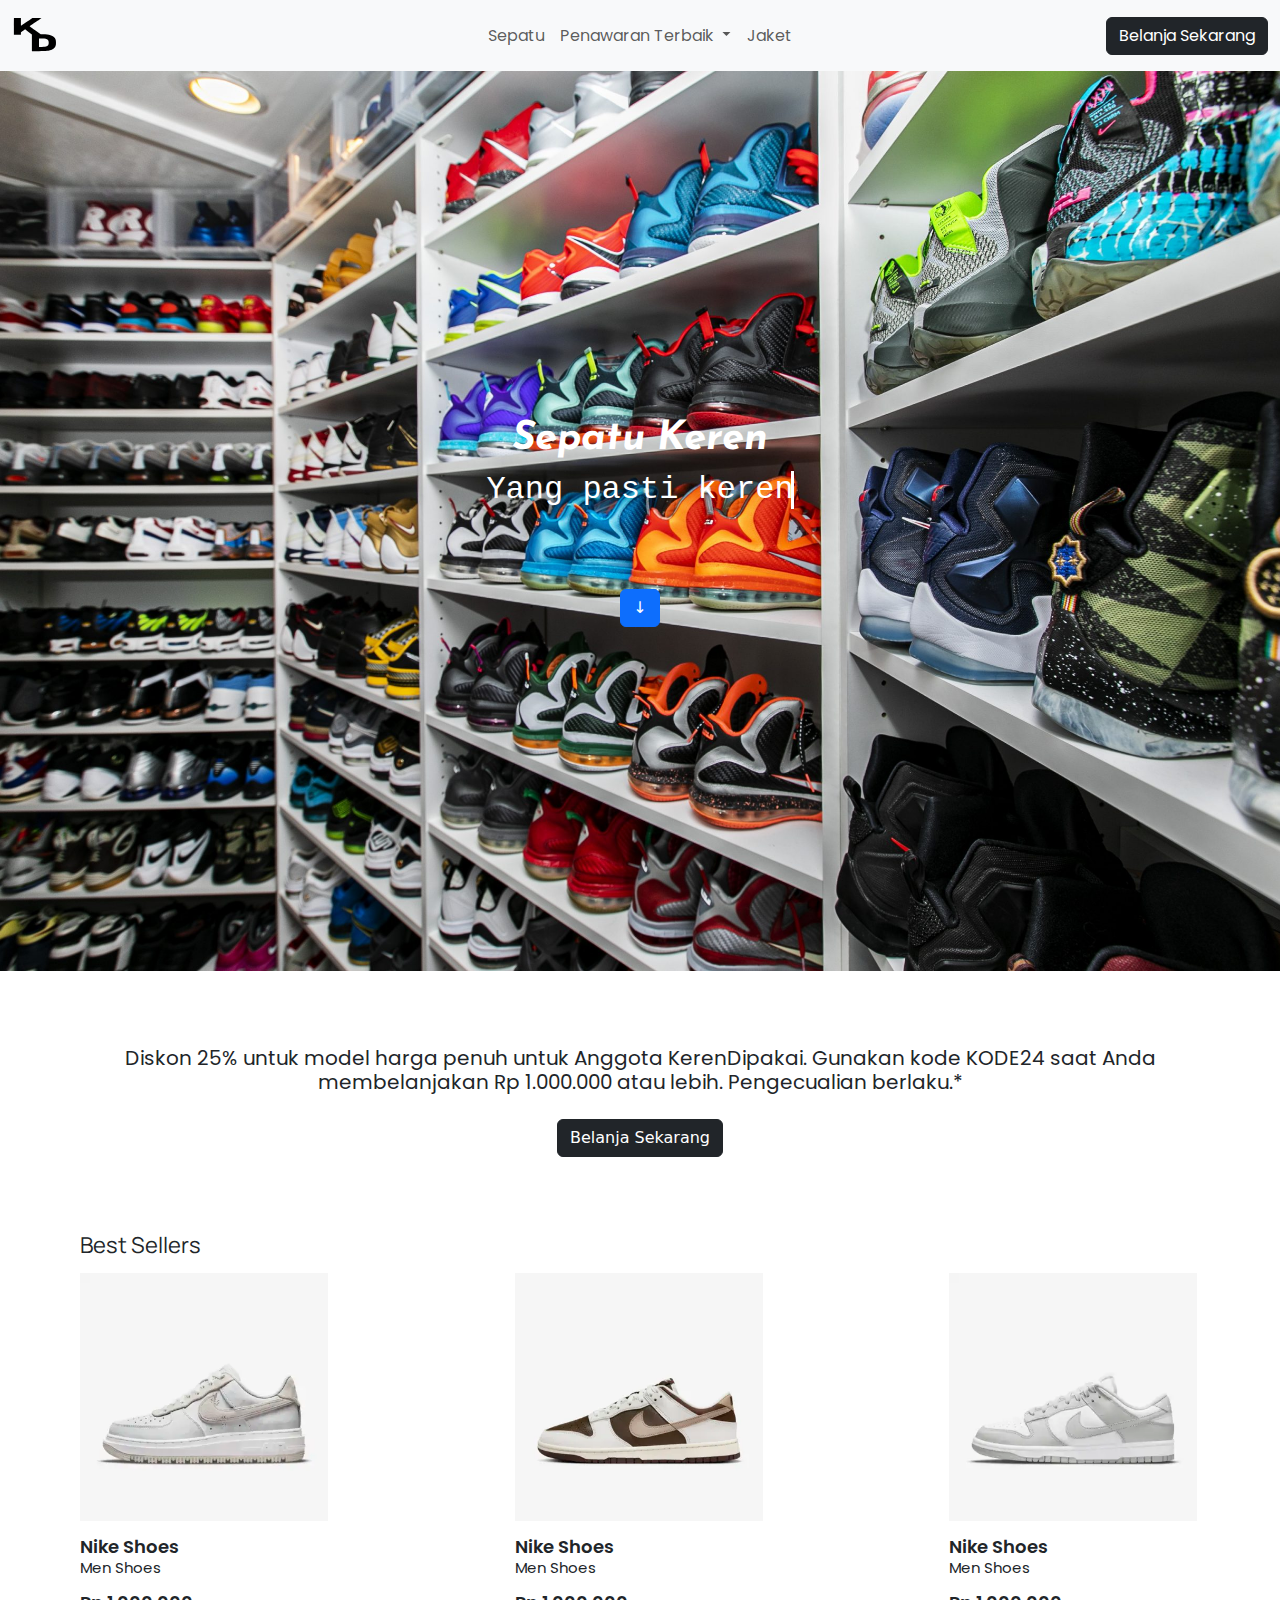
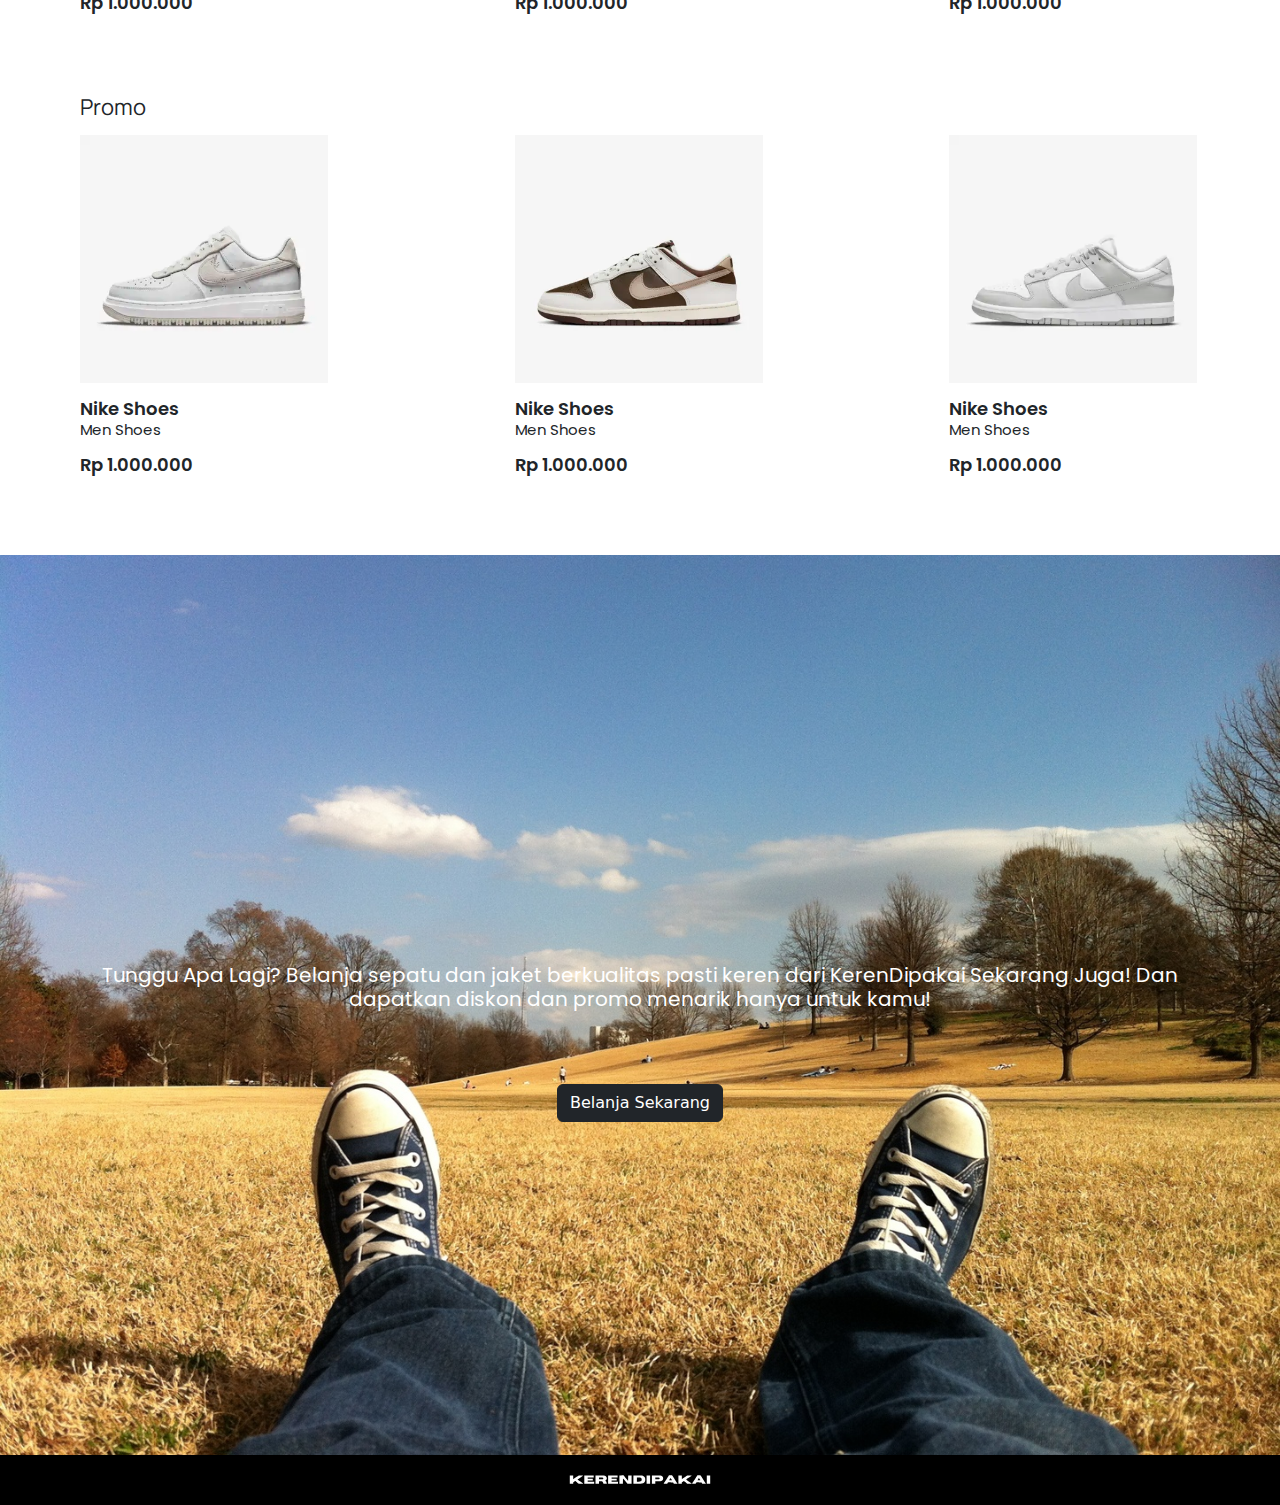
<file: public/sepatu.html>
<!DOCTYPE html>
<html lang="en">
<head>
    <meta charset="UTF-8">
    <meta name="viewport" content="width=device-width, initial-scale=1.0">
    <title>KerenDipakai</title>
    <link rel="stylesheet" href="style-spt.css">
    <script src="script.js"></script>
    <link href="https://cdn.jsdelivr.net/npm/bootstrap@5.3.3/dist/css/bootstrap.min.css" rel="stylesheet" integrity="sha384-QWTKZyjpPEjISv5WaRU9OFeRpok6YctnYmDr5pNlyT2bRjXh0JMhjY6hW+ALEwIH" crossorigin="anonymous">
    <script src="https://cdn.jsdelivr.net/npm/bootstrap@5.3.3/dist/js/bootstrap.bundle.min.js" integrity="sha384-YvpcrYf0tY3lHB60NNkmXc5s9fDVZLESaAA55NDzOxhy9GkcIdslK1eN7N6jIeHz" crossorigin="anonymous"></script>

    <!--font coy-->
    <link rel="preconnect" href="https://fonts.googleapis.com">
    <link rel="preconnect" href="https://fonts.gstatic.com" crossorigin>
    <link href="https://fonts.googleapis.com/css2?family=Josefin+Sans:ital,wght@1,700&family=Manrope&family=Poppins&display=swap" rel="stylesheet">

    <!--logo coy-->
    <link rel="icon" type="image/x-icon" href="assets/icon.svg">


</head>
<body>
   <!--navbar coy-->
    <nav class="navbar navbar-expand-lg bg-body-tertiary poppins-regular">
        <div class="container-fluid">
            <a class="navbar-brand" href="index.html">
                <img src="assets/logo.svg" alt="KerenDipakai" width="45" height="45">
              </a>
          <button class="navbar-toggler" type="button" data-bs-toggle="collapse" data-bs-target="#navbarSupportedContent" aria-controls="navbarSupportedContent" aria-expanded="false" aria-label="Toggle navigation">
            <span class="navbar-toggler-icon"></span>
          </button>
          <div class="collapse navbar-collapse position-absolute top-50 start-50 translate-middle" id="navbarSupportedContent">
            <ul class="navbar-nav me-auto mb-2 mb-lg-0">
              <li class="nav-item">
                <a class="nav-link" href="sepatu.html">Sepatu</a>
              </li>
              <li class="nav-item dropdown">
                <a class="nav-link dropdown-toggle" href="#" role="button" data-bs-toggle="dropdown" aria-expanded="false">
                  Penawaran Terbaik
                </a>
                <ul class="dropdown-menu">
                  <li><a class="dropdown-item" href="catalog.html">Belanja</a></li>
                  <li><a class="dropdown-item" href="kontak.html">Kontak Kami</a></li>
                  <li><a class="dropdown-item" href="about.html">Tentang Kami</a></li>
                </ul>
                <li class="nav-item">
                    <a class="nav-link" href="jaket.html">Jaket</a>
                  </li>
              </li>
            </ul>
          </div>
          <div class>
            <a href="catalog.html" class="btn btn-dark">Belanja Sekarang</a>
          </div>
        </div>
      </nav>

      <!--isi-->
      <div id="sepatu" class="wrapper bg">
        <header class="center">
            <h1 class="josefin-sans" style="color: white;">Sepatu Keren</h1>
            <h3 class="typed15 poppins-regular" style="color: white;">Yang pasti keren</h3><br><br><br>
            <a href="#1" class="btn btn-primary">↓</a>
        </header>
        </div>
        <div id="1" class="wrapper">
            <h1 class="poppins-regular diskon">
                Diskon 25% untuk model harga penuh untuk Anggota KerenDipakai. 
                Gunakan kode KODE24 saat Anda membelanjakan Rp 1.000.000 atau lebih. Pengecualian berlaku.*
            </h1>
            <a href="#jaket" class="btn btn-dark">Belanja Sekarang</a>
        </div>
        <div>
            <header>
                <h1 class="manrope jarak size22">Best Sellers</h1>
            </header>
            <div class="row">
                <div class="column">
                  <img src="assets/sepatu/sepatu1.png" alt="" style="width:75%">
                  <h1 class="poppins-bold ctl">Nike Shoes</h1>
                  <h2 class="poppins-regular ctl2">Men Shoes</h2>
                  <h1 class="poppins-bold ctl3">Rp 1.000.000</h1>
                </div>
                <div class="column">
                  <img src="assets/sepatu/sepatu2.png" alt="" style="width:75%">
                  <h1 class="poppins-bold ctl">Nike Shoes</h1>
                  <h2 class="poppins-regular ctl2">Men Shoes</h2>
                  <h1 class="poppins-bold ctl3">Rp 1.000.000</h1>
                </div>
                <div class="column">
                  <img src="assets/sepatu/sepatu3.png" alt="" style="width:75%">
                  <h1 class="poppins-bold ctl">Nike Shoes</h1>
                  <h2 class="poppins-regular ctl2">Men Shoes</h2>
                  <h1 class="poppins-bold ctl3">Rp 1.000.000</h1>
                </div>
              </div>
        </div>
        <div>
            <header>
                <h1 class="manrope jarak size22">Promo</h1>
            </header>
            <div class="row">
                <div class="column">
                  <img src="assets/sepatu/sepatu1.png" alt="" style="width:75%">
                  <h1 class="poppins-bold ctl">Nike Shoes</h1>
                  <h2 class="poppins-regular ctl2">Men Shoes</h2>
                  <h1 class="poppins-bold ctl3">Rp 1.000.000</h1>
                </div>
                <div class="column">
                  <img src="assets/sepatu/sepatu2.png" alt="" style="width:75%">
                  <h1 class="poppins-bold ctl">Nike Shoes</h1>
                  <h2 class="poppins-regular ctl2">Men Shoes</h2>
                  <h1 class="poppins-bold ctl3">Rp 1.000.000</h1>
                </div>
                <div class="column">
                  <img src="assets/sepatu/sepatu3.png" alt="" style="width:75%">
                  <h1 class="poppins-bold ctl">Nike Shoes</h1>
                  <h2 class="poppins-regular ctl2">Men Shoes</h2>
                  <h1 class="poppins-bold ctl3">Rp 1.000.000</h1>
                </div>
              </div>
        </div>
        <div class="wrapper bg2">
          <header class="center">
              <h1 style="color: white;" class="poppins-regular diskon">
                  Tunggu Apa Lagi? Belanja sepatu dan jaket berkualitas pasti keren dari KerenDipakai Sekarang Juga!
                  Dan dapatkan diskon dan promo menarik hanya untuk kamu!
              </h1><br><br>
              <a href="catalog.html" class="btn btn-dark">Belanja Sekarang</a>
          </header>
        </div>
      <!--bottombar njir-->
      <div class="footer">
        <a class="logo" href="index.html">
          <img src="assets/Kerendipakai.svg" alt="KerenDipakai" width="150" height="50">
        </a>
      </div>
</body>
</html>
</file>
<file: public/style.css>
html {
  scroll-behavior:smooth;
}

body, html {
    height: 100%;
  }
  
  .bg {
    background-image: url("assets/index/bg.jpg");
  
    height: 100%;

    background-position: center;
    background-repeat: no-repeat;
    background-size: cover;
  }

  .bg2 {
    background-image: url("assets/index/bg2.jpg");
  
    height: 100%;

    background-position: center;
    background-repeat: no-repeat;
    background-size: cover;
  }

  .bg3 {
    background-image: url("assets/index/bg3.jpg");
  
    height: 100%;

    background-position: center;
    background-repeat: no-repeat;
    background-size: cover;
  }

  .bg4 {
    background-image: url("assets/index/bg4.jpg");
  
    height: 100%;

    background-position: center;
    background-repeat: no-repeat;
    background-size: cover;
  }

.center {
    text-align: center;
}

.josefin-sans {
    font-family: "Josefin Sans", sans-serif;
    font-optical-sizing: auto;
    font-weight: 700;
    font-style: italic;
  }

.poppins-regular {
    font-family: "Poppins", sans-serif;
    font-weight: 400;
    font-style: normal;
}
  
.diskon{
  text-align: center;
  margin-top: 75px;
  margin-bottom: 25px;
  margin-right: 100px;
  margin-left: 100px;
  font-size: 20px;
}

.wrapper {
    display: grid;
    place-items: center;
  }
  
  .typed24 {
    width: 24ch;
    animation: typing 3s steps(15), blink .5s step-end infinite alternate;
    white-space: nowrap;
    overflow: hidden;
    border-right: 3px solid;
    font-family: monospace;
    font-size: 2em;
  }

  .typed15 {
    width: 16ch;
    animation: typing 3s steps(16), blink .5s step-end infinite alternate;
    white-space: nowrap;
    overflow: hidden;
    border-right: 3px solid;
    font-family: monospace;
    font-size: 2em;
  }

  .typed19 {
    width: 19ch;
    animation: typing 3s steps(19), blink .5s step-end infinite alternate;
    white-space: nowrap;
    overflow: hidden;
    border-right: 3px solid;
    font-family: monospace;
    font-size: 2em;
  }

  .footer {
    background-color: black;
    align-items: center;
    text-align: center;
  }
  
  @keyframes typing {
    from {
      width: 0
    }
  }
      
  @keyframes blink {
    50% {
      border-color: transparent
    }
  }
</file>
<file: style-abt.css>
html {
  scroll-behavior:smooth;
}

body, html {
    height: 100%;
  }
  
  .bg {
    background-image: url("assets/about/bg.jpg");
  
    height: 100%;

    background-position: center;
    background-repeat: no-repeat;
    background-size: cover;
  }

  .bg2 {
    background-image: url("assets/about/bg2.jpg");
  
    height: 100%;

    background-position: center;
    background-repeat: no-repeat;
    background-size: cover;
  }


.center {
    text-align: center;
}

.josefin-sans {
    font-family: "Josefin Sans", sans-serif;
    font-optical-sizing: auto;
    font-weight: 700;
    font-style: italic;
  }

.poppins-regular {
    font-family: "Poppins", sans-serif;
    font-weight: 400;
    font-style: normal;
}
  
.wrapper {
    display: grid;
    place-items: center;
  }
  
  .typed24 {
    width: 24ch;
    animation: typing 3s steps(15), blink .5s step-end infinite alternate;
    white-space: nowrap;
    overflow: hidden;
    border-right: 3px solid;
    font-family: monospace;
    font-size: 2em;
  }

  .typed15 {
    width: 16ch;
    animation: typing 3s steps(16), blink .5s step-end infinite alternate;
    white-space: nowrap;
    overflow: hidden;
    border-right: 3px solid;
    font-family: monospace;
    font-size: 2em;
  }

  .typed19 {
    width: 19ch;
    animation: typing 3s steps(19), blink .5s step-end infinite alternate;
    white-space: nowrap;
    overflow: hidden;
    border-right: 3px solid;
    font-family: monospace;
    font-size: 2em;
  }
  
  .typed12 {
    width: 12ch;
    animation: typing 3s steps(12), blink .5s step-end infinite alternate;
    white-space: nowrap;
    overflow: hidden;
    border-right: 3px solid;
    font-family: monospace;
    font-size: 2em;
  }

  .diskon{
    text-align: center;
    margin-top: 75px;
    margin-bottom: 25px;
    margin-right: 100px;
    margin-left: 100px;
    font-size: 20px;
  }

  * {
    margin: 0;
    padding: 0;
    box-sizing: border-box;
    font-family: "Poppins", sans-serif;
  }
  .about-us {
    display: flex;
    align-items: center;
    height: 100vh;
    width: 100%;
    padding: 90px 0;
    background: #fff;
  }
  .pic {
    height: auto;
    width: 400px;
    border-radius: 12px;
  }
  .about {
    width: 1130px;
    max-width: 85%;
    margin: 0 auto;
    display: flex;
    align-items: center;
    justify-content: space-around;
  }
  .text {
    width: 540px;
  }
  .text h2 {
    color: #333;
    font-size: 90px;
    font-weight: 600;
    margin-bottom: 10px;
  }
  .text h5 {
    color: #333;
    font-size: 22px;
    font-weight: 500;
    margin-bottom: 20px;
  }
  span {
    color: #4070f4;
  }
  .text p {
    color: #333;
    font-size: 18px;
    line-height: 25px;
    letter-spacing: 1px;
  }

  .footer {
    background-color: black;
    align-items: center;
    text-align: center;
  }

  @keyframes typing {
    from {
      width: 0
    }
  }
      
  @keyframes blink {
    50% {
      border-color: transparent
    }
  }
</file>
<file: style-ctl.css>
html {
  scroll-behavior:smooth;
}

body, html {
    height: 100%;
  }
  
  .bg {
    background-image: url("assets/catalog/bg.jpg");
  
    height: 100%;

    background-position: center;
    background-repeat: no-repeat;
    background-size: cover;
  }

  .bg2 {
    background-image: url("assets/catalog/bg2.jpg");
  
    height: 100%;

    background-position: center;
    background-repeat: no-repeat;
    background-size: cover;
  }


.center {
    text-align: center;
}

.josefin-sans {
    font-family: "Josefin Sans", sans-serif;
    font-optical-sizing: auto;
    font-weight: 700;
    font-style: italic;
  }

.poppins-regular {
    font-family: "Poppins", sans-serif;
    font-weight: 400;
    font-style: normal;
}
  
.poppins-bold {
  font-family: "Poppins", sans-serif;
  font-weight: 600;
  font-style: normal;
}

.wrapper {
    display: grid;
    place-items: center;
    margin-bottom: 100px;
  }
  
  .wrapper2 {
    display: grid;
    place-items: center;
    margin-top: 100px;
  }

  .typed24 {
    width: 24ch;
    animation: typing 3s steps(15), blink .5s step-end infinite alternate;
    white-space: nowrap;
    overflow: hidden;
    border-right: 3px solid;
    font-family: monospace;
    font-size: 2em;
  }

  .typed15 {
    width: 16ch;
    animation: typing 3s steps(16), blink .5s step-end infinite alternate;
    white-space: nowrap;
    overflow: hidden;
    border-right: 3px solid;
    font-family: monospace;
    font-size: 2em;
  }

  .typed19 {
    width: 19ch;
    animation: typing 3s steps(19), blink .5s step-end infinite alternate;
    white-space: nowrap;
    overflow: hidden;
    border-right: 3px solid;
    font-family: monospace;
    font-size: 2em;
  }
  

  .diskon{
    text-align: center;
    margin-top: 75px;
    margin-bottom: 25px;
    margin-right: 100px;
    margin-left: 100px;
    font-size: 20px;
  }

  .footer {
    background-color: black;
    align-items: center;
    text-align: center;
  }

  a{
    text-decoration: none;
}
.container{
    width: 1200px;
    margin: auto;
    max-width: 90%;
    transition: transform 1s;
}
header img{
    width: 60px;
}
header{
    display: flex;
    align-items: center;
    justify-content: space-between;
}
header .iconCart{
    position: relative;
    z-index: 1;
}
header .totalQuantity{
    position: absolute;
    top: 0;
    right: 0;
    font-size: x-large;
    background-color: #b31010;
    width: 40px;
    height: 40px;
    color: #fff;
    font-weight: bold;
    display: flex;
    justify-content: center;
    align-items: center;
    border-radius: 50%;
    transform: translateX(20px);
}
.listProduct{
    display: grid;
    grid-template-columns: repeat(3, 1fr);
    gap: 20px;
}
.listProduct .item img{
    width: 80%;
        height: 320px;
    object-fit: cover;
}
.listProduct .item{
    position: relative;
}
.listProduct .item h2{
    font-weight: 700;
    font-size: x-large;
}
.listProduct .item .price{
    font-size: x-large;
}

.listProduct .item button{
    position: absolute;
    top: 50%;
    left: 50%;
    background-color: #e6572c;
    color: #fff;
    width: 50%;
    border: none;
    padding: 20px 30px;
    box-shadow: 0 10px 50px #000;
    cursor: pointer;
    transform: translateX(-50%) translateY(100px);
    opacity: 0;
}
.listProduct .item:hover button{
    transition:  0.5s;
    opacity: 1;
    transform: translateX(-50%) translateY(0);
}
.cart{
    color: #fff;
    position: fixed;
    width: 400px;
    max-width: 80vw;
    height: 100vh;
    background-color: #0E0F11;
    top: 0px;
    right: -100%;
    display: grid;
    grid-template-rows: 50px 1fr 50px;
    gap: 20px;
    transition: right 1s;
}

.cart .buttons .checkout{
    background-color: #E8BC0E;
    color: #000;
}
.cart h2{
    color: #E8BC0E;
    padding: 20px;
    height: 30px;
    margin: 0;
}


.cart .listCart .item{
    display: grid;
    grid-template-columns: 50px 1fr 70px;
    align-items: center;
    gap: 20px;
    margin-bottom: 20px;
    
}
.cart .listCart img{
    width: 100%;
    height: 70px;
    object-fit: cover;
    border-radius: 10px;
}
.cart .listCart .item .name{
    font-weight: bold;
}
.cart .listCart .item .quantity{
    display: flex;
    justify-content: end;
    align-items: center;
}
.cart .listCart .item .quantity span{
    display: block;
    width: 50px;
    text-align: center;
}

.cart .listCart{
    padding: 50px;
    overflow: auto;
}
.cart .listCart::-webkit-scrollbar{
    width: 0;
}

.cart .buttons{
    display: grid;
    grid-template-columns: repeat(2, 1fr);
    text-align: center;
}
.cart .buttons div{
    background-color: #000;
    display: flex;
    justify-content: center;
    align-items: center;
    font-weight: bold;
    cursor: pointer;
}
.cart .buttons a{
    color: #fff;
    text-decoration: none;
}
.checkoutLayout{
    display: grid;
    grid-template-columns: repeat(2, 1fr);
    gap: 50px;
    padding: 20px;
}
.checkoutLayout .right{
    background-color: #5358B3;
    border-radius: 20px;
    padding: 40px;
    color: #fff;
}
.checkoutLayout .right .form{
    display: grid;
    grid-template-columns: repeat(2, 1fr);
    gap: 20px;
    border-bottom: 1px solid #7a7fe2;
    padding-bottom: 20px;
}
.checkoutLayout .form h1,
.checkoutLayout .form .group:nth-child(-n+3){
    grid-column-start: 1;
    grid-column-end: 3;
}
.checkoutLayout .form input, 
.checkoutLayout .form select
{
    width: 100%;
    padding: 10px 20px;
    box-sizing: border-box;
    border-radius: 20px;
    margin-top: 10px;
    border:none;
    background-color: #6a6fc9;
    color: #fff;
}
.checkoutLayout .right .return .row{
    display: flex;
    justify-content: space-between;
    align-items: center;
    margin-top: 10px;
}
.checkoutLayout .right .return .row div:nth-child(2){
    font-weight: bold;
    font-size: x-large;
}
.buttonCheckout{
    width: 100%;
    height: 40px;
    border: none;
    border-radius: 20px;
    background-color: #49D8B9;
    margin-top: 20px;
    font-weight: bold;
    color: #fff;


}
.returnCart h1{
    border-top: 1px solid #eee;  
    padding: 20px 0;
}
.returnCart .list .item img{
    height: 80px;
}
.returnCart .list .item{
    display: grid;
    grid-template-columns: 80px 1fr  50px 80px;
    align-items: center;
    gap: 20px;
    margin-bottom: 30px;
    padding: 0 10px;
    box-shadow: 0 10px 20px #5555;
    border-radius: 20px;
}
.returnCart .list .item .name,
.returnCart .list .item .returnPrice{
    font-size: large;
    font-weight: bold;
}



  @keyframes typing {
    from {
      width: 0
    }
  }
      
  @keyframes blink {
    50% {
      border-color: transparent
    }
  }
</file>
<file: style-jkt.css>
html {
  scroll-behavior:smooth;
}

body, html {
    height: 100%;
  }
  
.jarak {
  margin-top: 75px;
  margin-bottom: 10px;
  margin-right: 0px;
  margin-left: 80px;
}



.diskon{
  text-align: center;
  margin-top: 75px;
  margin-bottom: 25px;
  margin-right: 100px;
  margin-left: 100px;
  font-size: 20px;
}

.size22 {
  font-size: 22px;
}

  .bg {
    background-image: url("assets/jaket/bg.jpg");
  
    height: 100%;

    background-position: center;
    background-repeat: no-repeat;
    background-size: cover;
  }

  .bg2 {
    margin-top: 75px;
    margin-bottom: 0px;
    background-image: url("assets/jaket/bg2.jpg");
    height: 100%;
    background-position: center;
    background-repeat: no-repeat;
    background-size: cover;
  }

.center {
    text-align: center;
}

.josefin-sans {
    font-family: "Josefin Sans", sans-serif;
    font-optical-sizing: auto;
    font-weight: 700;
    font-style: italic;
  }

.poppins-regular {
    font-family: "Poppins", sans-serif;
    font-weight: 400;
    font-style: normal;
}

.poppins-bold {
  font-family: "Poppins", sans-serif;
  font-weight: 600;
  font-style: normal;
}
  
.manrope {
  font-family: "Manrope", sans-serif;
  font-optical-sizing: auto;
  font-weight: 400;
  font-style: normal;
}


.wrapper {
    display: grid;
    place-items: center;
  }
  
  .typed24 {
    width: 24ch;
    animation: typing 3s steps(15), blink .5s step-end infinite alternate;
    white-space: nowrap;
    overflow: hidden;
    border-right: 3px solid;
    font-family: monospace;
    font-size: 2em;
  }

  .typed15 {
    width: 16ch;
    animation: typing 3s steps(16), blink .5s step-end infinite alternate;
    white-space: nowrap;
    overflow: hidden;
    border-right: 3px solid;
    font-family: monospace;
    font-size: 2em;
  }

  .typed19 {
    width: 19ch;
    animation: typing 3s steps(19), blink .5s step-end infinite alternate;
    white-space: nowrap;
    overflow: hidden;
    border-right: 3px solid;
    font-family: monospace;
    font-size: 2em;
  }

  .row {
    display: flex;
  }
  
  .column {
    margin-top: 0;
    margin-left: 80px;
    margin-right: 0px;
    margin-bottom: 0px;
    flex: 25%;
    padding: 5px;
  }
  
  .ctl{
    font-size: 18px;
    margin-top: 15px;
    margin-bottom: 0px;
  }

  .ctl2{
    font-size: 15px;
    margin-top: 1px;
    margin-bottom: 0px;
  }

  .ctl3{
    font-size: 18px;
    margin-top: 15px;
    margin-bottom: 0px;
  }

  .al1{
    margin-top: 50px;
    margin-bottom: 25px;
    margin-left: 80;
    margin-right: 80;
    font-size: 25px;
  }

  .footer {
    background-color: black;
    align-items: center;
    text-align: center;
  }

  @keyframes typing {
    from {
      width: 0
    }
  }
      
  @keyframes blink {
    50% {
      border-color: transparent
    }
  }
</file>
<file: style-ktk.css>
html {
    scroll-behavior:smooth;
  }
  
  body, html {
      height: 100%;
    }
    
    .bg {
      background-image: url("assets/kontak/bg.jpg");
    
      height: 100%;
  
      background-position: center;
      background-repeat: no-repeat;
      background-size: cover;
    }
  
    .bg2 {
      background-image: url("assets/kontak/bg2.jpg");
    
      height: 100%;
  
      background-position: center;
      background-repeat: no-repeat;
      background-size: cover;
    }
  
  .center {
      text-align: center;
  }
  
  .josefin-sans {
      font-family: "Josefin Sans", sans-serif;
      font-optical-sizing: auto;
      font-weight: 700;
      font-style: italic;
    }
  
  .poppins-regular {
      font-family: "Poppins", sans-serif;
      font-weight: 400;
      font-style: normal;
  }
    
  .wrapper {
      display: grid;
      place-items: center;
    }
    
    .typed24 {
      width: 24ch;
      animation: typing 3s steps(15), blink .5s step-end infinite alternate;
      white-space: nowrap;
      overflow: hidden;
      border-right: 3px solid;
      font-family: monospace;
      font-size: 2em;
    }
  
    .typed15 {
      width: 16ch;
      animation: typing 3s steps(16), blink .5s step-end infinite alternate;
      white-space: nowrap;
      overflow: hidden;
      border-right: 3px solid;
      font-family: monospace;
      font-size: 2em;
    }
  
    .typed19 {
      width: 19ch;
      animation: typing 3s steps(19), blink .5s step-end infinite alternate;
      white-space: nowrap;
      overflow: hidden;
      border-right: 3px solid;
      font-family: monospace;
      font-size: 2em;
    }
    
    .typed11 {
      width: 11ch;
      animation: typing 3s steps(11), blink .5s step-end infinite alternate;
      white-space: nowrap;
      overflow: hidden;
      border-right: 3px solid;
      font-family: monospace;
      font-size: 2em;
    }
  
    .diskon{
      text-align: center;
      margin-top: 75px;
      margin-bottom: 25px;
      margin-right: 100px;
      margin-left: 100px;
      font-size: 20px;
    }
  
    *{
      margin: 0;
      padding: 0;
      box-sizing: border-box;
      font-family: "Poppins" , sans-serif;
    }
    .container{
      margin-top: 125px;
      margin-bottom: 125px;
      width: 85%;
      background: #fff;
      border-radius: 6px;
      padding: 20px 60px 30px 40px;
      box-shadow: 0 5px 10px rgba(0, 0, 0, 0.2);
    }
    .container .content{
      display: flex;
      align-items: center;
      justify-content: space-between;
    }
    .container .content .left-side{
      width: 25%;
      height: 100%;
      display: flex;
      flex-direction: column;
      align-items: center;
      justify-content: center;
      margin-top: 15px;
      position: relative;
    }
    .content .left-side::before{
      content: '';
      position: absolute;
      height: 70%;
      width: 2px;
      right: -15px;
      top: 50%;
      transform: translateY(-50%);
      background: #afafb6;
    }
    .content .left-side .details{
      margin: 14px;
      text-align: center;
    }
    .content .left-side .details i{
      font-size: 30px;
      color: black;
      margin-bottom: 10px;
    }
    .content .left-side .details .topic{
      font-size: 18px;
      font-weight: 500;
    }
    .content .left-side .details .text-one,
    .content .left-side .details .text-two{
      font-size: 14px;
      color: #afafb6;
    }
    .container .content .right-side{
      width: 75%;
      margin-left: 75px;
    }
    .content .right-side .topic-text{
      font-size: 23px;
      font-weight: 600;
      color: black;
    }
    .right-side .input-box{
      height: 50px;
      width: 100%;
      margin: 12px 0;
    }
    .right-side .input-box input,
    .right-side .input-box textarea{
      height: 100%;
      width: 100%;
      border: none;
      outline: none;
      font-size: 16px;
      background: #F0F1F8;
      border-radius: 6px;
      padding: 0 15px;
      resize: none;
    }
    .right-side .message-box{
      min-height: 110px;
    }
    .right-side .input-box textarea{
      padding-top: 6px;
    }
    .right-side .button{
      display: inline-block;
      margin-top: 12px;
    }
    .right-side .button input[type="button"]{
      color: #fff;
      font-size: 18px;
      outline: none;
      border: none;
      padding: 8px 16px;
      border-radius: 6px;
      background: black;
      cursor: pointer;
      transition: all 0.3s ease;
    }
    .button input[type="button"]:hover{
      background: black;
    }
    @media (max-width: 950px) {
      .container{
        width: 90%;
        padding: 30px 40px 40px 35px ;
      }
      .container .content .right-side{
       width: 75%;
       margin-left: 55px;
    }
    }
    @media (max-width: 820px) {
      .container{
        margin: 40px 0;
        height: 100%;
      }
      .container .content{
        flex-direction: column-reverse;
      }
     .container .content .left-side{
       width: 100%;
       flex-direction: row;
       margin-top: 40px;
       justify-content: center;
       flex-wrap: wrap;
     }
     .container .content .left-side::before{
       display: none;
     }
     .container .content .right-side{
       width: 100%;
       margin-left: 0;
     }
    }

    .footer {
      background-color: black;
      align-items: center;
      text-align: center;
    }

    @keyframes typing {
      from {
        width: 0
      }
    }
        
    @keyframes blink {
      50% {
        border-color: transparent
      }
    }
</file>
<file: style-spt.css>
html {
  scroll-behavior:smooth;
}

body, html {
    height: 100%;
  }
  
.jarak {
  margin-top: 75px;
  margin-bottom: 10px;
  margin-right: 0px;
  margin-left: 80px;
}



.diskon{
  text-align: center;
  margin-top: 75px;
  margin-bottom: 25px;
  margin-right: 100px;
  margin-left: 100px;
  font-size: 20px;
}

.size22 {
  font-size: 22px;
}

  .bg {
    background-image: url("assets/sepatu/bg.jpg");
  
    height: 100%;

    background-position: center;
    background-repeat: no-repeat;
    background-size: cover;
  }

  .bg2 {
    margin-top: 75px;
    margin-bottom: 0px;
    background-image: url("assets/sepatu/bg2.jpg");
    height: 100%;
    background-position: center;
    background-repeat: no-repeat;
    background-size: cover;
  }

.center {
    text-align: center;
}

.josefin-sans {
    font-family: "Josefin Sans", sans-serif;
    font-optical-sizing: auto;
    font-weight: 700;
    font-style: italic;
  }

.poppins-regular {
    font-family: "Poppins", sans-serif;
    font-weight: 400;
    font-style: normal;
}

.poppins-bold {
  font-family: "Poppins", sans-serif;
  font-weight: 600;
  font-style: normal;
}
  
.manrope {
  font-family: "Manrope", sans-serif;
  font-optical-sizing: auto;
  font-weight: 400;
  font-style: normal;
}


.wrapper {
    display: grid;
    place-items: center;
  }
  
  .typed24 {
    width: 24ch;
    animation: typing 3s steps(15), blink .5s step-end infinite alternate;
    white-space: nowrap;
    overflow: hidden;
    border-right: 3px solid;
    font-family: monospace;
    font-size: 2em;
  }

  .typed15 {
    width: 16ch;
    animation: typing 3s steps(16), blink .5s step-end infinite alternate;
    white-space: nowrap;
    overflow: hidden;
    border-right: 3px solid;
    font-family: monospace;
    font-size: 2em;
  }

  .typed19 {
    width: 19ch;
    animation: typing 3s steps(19), blink .5s step-end infinite alternate;
    white-space: nowrap;
    overflow: hidden;
    border-right: 3px solid;
    font-family: monospace;
    font-size: 2em;
  }

  .row {
    display: flex;
  }
  
  .column {
    margin-top: 0;
    margin-left: 80px;
    margin-right: 0px;
    margin-bottom: 0px;
    flex: 25%;
    padding: 5px;
  }
  
  .ctl{
    font-size: 18px;
    margin-top: 15px;
    margin-bottom: 0px;
  }

  .ctl2{
    font-size: 15px;
    margin-top: 1px;
    margin-bottom: 0px;
  }

  .ctl3{
    font-size: 18px;
    margin-top: 15px;
    margin-bottom: 0px;
  }

  .al1{
    margin-top: 50px;
    margin-bottom: 25px;
    margin-left: 80;
    margin-right: 80;
    font-size: 25px;
  }

  .footer {
    background-color: black;
    align-items: center;
    text-align: center;
  }

  @keyframes typing {
    from {
      width: 0
    }
  }
      
  @keyframes blink {
    50% {
      border-color: transparent
    }
  }
</file>
<file: public/style-ctl.css>
html {
  scroll-behavior:smooth;
}

body, html {
    height: 100%;
  }
  
  .bg {
    background-image: url("assets/catalog/bg.jpg");
  
    height: 100%;

    background-position: center;
    background-repeat: no-repeat;
    background-size: cover;
  }

  .bg2 {
    background-image: url("assets/catalog/bg2.jpg");
  
    height: 100%;

    background-position: center;
    background-repeat: no-repeat;
    background-size: cover;
  }


.center {
    text-align: center;
}

.josefin-sans {
    font-family: "Josefin Sans", sans-serif;
    font-optical-sizing: auto;
    font-weight: 700;
    font-style: italic;
  }

.poppins-regular {
    font-family: "Poppins", sans-serif;
    font-weight: 400;
    font-style: normal;
}
  
.wrapper {
    display: grid;
    place-items: center;
  }
  
  .typed24 {
    width: 24ch;
    animation: typing 3s steps(15), blink .5s step-end infinite alternate;
    white-space: nowrap;
    overflow: hidden;
    border-right: 3px solid;
    font-family: monospace;
    font-size: 2em;
  }

  .typed15 {
    width: 16ch;
    animation: typing 3s steps(16), blink .5s step-end infinite alternate;
    white-space: nowrap;
    overflow: hidden;
    border-right: 3px solid;
    font-family: monospace;
    font-size: 2em;
  }

  .typed19 {
    width: 19ch;
    animation: typing 3s steps(19), blink .5s step-end infinite alternate;
    white-space: nowrap;
    overflow: hidden;
    border-right: 3px solid;
    font-family: monospace;
    font-size: 2em;
  }
  

  .diskon{
    text-align: center;
    margin-top: 75px;
    margin-bottom: 25px;
    margin-right: 100px;
    margin-left: 100px;
    font-size: 20px;
  }

  .footer {
    background-color: black;
    align-items: center;
    text-align: center;
  }

  @keyframes typing {
    from {
      width: 0
    }
  }
      
  @keyframes blink {
    50% {
      border-color: transparent
    }
  }
</file>
<file: public/style-jkt.css>
html {
  scroll-behavior:smooth;
}

body, html {
    height: 100%;
  }
  
.jarak {
  margin-top: 75px;
  margin-bottom: 10px;
  margin-right: 0px;
  margin-left: 80px;
}



.diskon{
  text-align: center;
  margin-top: 75px;
  margin-bottom: 25px;
  margin-right: 100px;
  margin-left: 100px;
  font-size: 20px;
}

.size22 {
  font-size: 22px;
}

  .bg {
    background-image: url("assets/jaket/bg.jpg");
  
    height: 100%;

    background-position: center;
    background-repeat: no-repeat;
    background-size: cover;
  }

  .bg2 {
    margin-top: 75px;
    margin-bottom: 0px;
    background-image: url("assets/jaket/bg2.jpg");
    height: 100%;
    background-position: center;
    background-repeat: no-repeat;
    background-size: cover;
  }

.center {
    text-align: center;
}

.josefin-sans {
    font-family: "Josefin Sans", sans-serif;
    font-optical-sizing: auto;
    font-weight: 700;
    font-style: italic;
  }

.poppins-regular {
    font-family: "Poppins", sans-serif;
    font-weight: 400;
    font-style: normal;
}

.poppins-bold {
  font-family: "Poppins", sans-serif;
  font-weight: 600;
  font-style: normal;
}
  
.manrope {
  font-family: "Manrope", sans-serif;
  font-optical-sizing: auto;
  font-weight: 400;
  font-style: normal;
}


.wrapper {
    display: grid;
    place-items: center;
  }
  
  .typed24 {
    width: 24ch;
    animation: typing 3s steps(15), blink .5s step-end infinite alternate;
    white-space: nowrap;
    overflow: hidden;
    border-right: 3px solid;
    font-family: monospace;
    font-size: 2em;
  }

  .typed15 {
    width: 16ch;
    animation: typing 3s steps(16), blink .5s step-end infinite alternate;
    white-space: nowrap;
    overflow: hidden;
    border-right: 3px solid;
    font-family: monospace;
    font-size: 2em;
  }

  .typed19 {
    width: 19ch;
    animation: typing 3s steps(19), blink .5s step-end infinite alternate;
    white-space: nowrap;
    overflow: hidden;
    border-right: 3px solid;
    font-family: monospace;
    font-size: 2em;
  }

  .row {
    display: flex;
  }
  
  .column {
    margin-top: 0;
    margin-left: 80px;
    margin-right: 0px;
    margin-bottom: 0px;
    flex: 25%;
    padding: 5px;
  }
  
  .ctl{
    font-size: 18px;
    margin-top: 15px;
    margin-bottom: 0px;
  }

  .ctl2{
    font-size: 15px;
    margin-top: 1px;
    margin-bottom: 0px;
  }

  .ctl3{
    font-size: 18px;
    margin-top: 15px;
    margin-bottom: 0px;
  }

  .al1{
    margin-top: 50px;
    margin-bottom: 25px;
    margin-left: 80;
    margin-right: 80;
    font-size: 25px;
  }

  .footer {
    background-color: black;
    align-items: center;
    text-align: center;
  }

  @keyframes typing {
    from {
      width: 0
    }
  }
      
  @keyframes blink {
    50% {
      border-color: transparent
    }
  }
</file>
<file: public/style-spt.css>
html {
  scroll-behavior:smooth;
}

body, html {
    height: 100%;
  }
  
.jarak {
  margin-top: 75px;
  margin-bottom: 10px;
  margin-right: 0px;
  margin-left: 80px;
}



.diskon{
  text-align: center;
  margin-top: 75px;
  margin-bottom: 25px;
  margin-right: 100px;
  margin-left: 100px;
  font-size: 20px;
}

.size22 {
  font-size: 22px;
}

  .bg {
    background-image: url("assets/sepatu/bg.jpg");
  
    height: 100%;

    background-position: center;
    background-repeat: no-repeat;
    background-size: cover;
  }

  .bg2 {
    margin-top: 75px;
    margin-bottom: 0px;
    background-image: url("assets/sepatu/bg2.jpg");
    height: 100%;
    background-position: center;
    background-repeat: no-repeat;
    background-size: cover;
  }

.center {
    text-align: center;
}

.josefin-sans {
    font-family: "Josefin Sans", sans-serif;
    font-optical-sizing: auto;
    font-weight: 700;
    font-style: italic;
  }

.poppins-regular {
    font-family: "Poppins", sans-serif;
    font-weight: 400;
    font-style: normal;
}

.poppins-bold {
  font-family: "Poppins", sans-serif;
  font-weight: 600;
  font-style: normal;
}
  
.manrope {
  font-family: "Manrope", sans-serif;
  font-optical-sizing: auto;
  font-weight: 400;
  font-style: normal;
}


.wrapper {
    display: grid;
    place-items: center;
  }
  
  .typed24 {
    width: 24ch;
    animation: typing 3s steps(15), blink .5s step-end infinite alternate;
    white-space: nowrap;
    overflow: hidden;
    border-right: 3px solid;
    font-family: monospace;
    font-size: 2em;
  }

  .typed15 {
    width: 16ch;
    animation: typing 3s steps(16), blink .5s step-end infinite alternate;
    white-space: nowrap;
    overflow: hidden;
    border-right: 3px solid;
    font-family: monospace;
    font-size: 2em;
  }

  .typed19 {
    width: 19ch;
    animation: typing 3s steps(19), blink .5s step-end infinite alternate;
    white-space: nowrap;
    overflow: hidden;
    border-right: 3px solid;
    font-family: monospace;
    font-size: 2em;
  }

  .row {
    display: flex;
  }
  
  .column {
    margin-top: 0;
    margin-left: 80px;
    margin-right: 0px;
    margin-bottom: 0px;
    flex: 25%;
    padding: 5px;
  }
  
  .ctl{
    font-size: 18px;
    margin-top: 15px;
    margin-bottom: 0px;
  }

  .ctl2{
    font-size: 15px;
    margin-top: 1px;
    margin-bottom: 0px;
  }

  .ctl3{
    font-size: 18px;
    margin-top: 15px;
    margin-bottom: 0px;
  }

  .al1{
    margin-top: 50px;
    margin-bottom: 25px;
    margin-left: 80;
    margin-right: 80;
    font-size: 25px;
  }

  .footer {
    background-color: black;
    align-items: center;
    text-align: center;
  }

  @keyframes typing {
    from {
      width: 0
    }
  }
      
  @keyframes blink {
    50% {
      border-color: transparent
    }
  }
</file>
